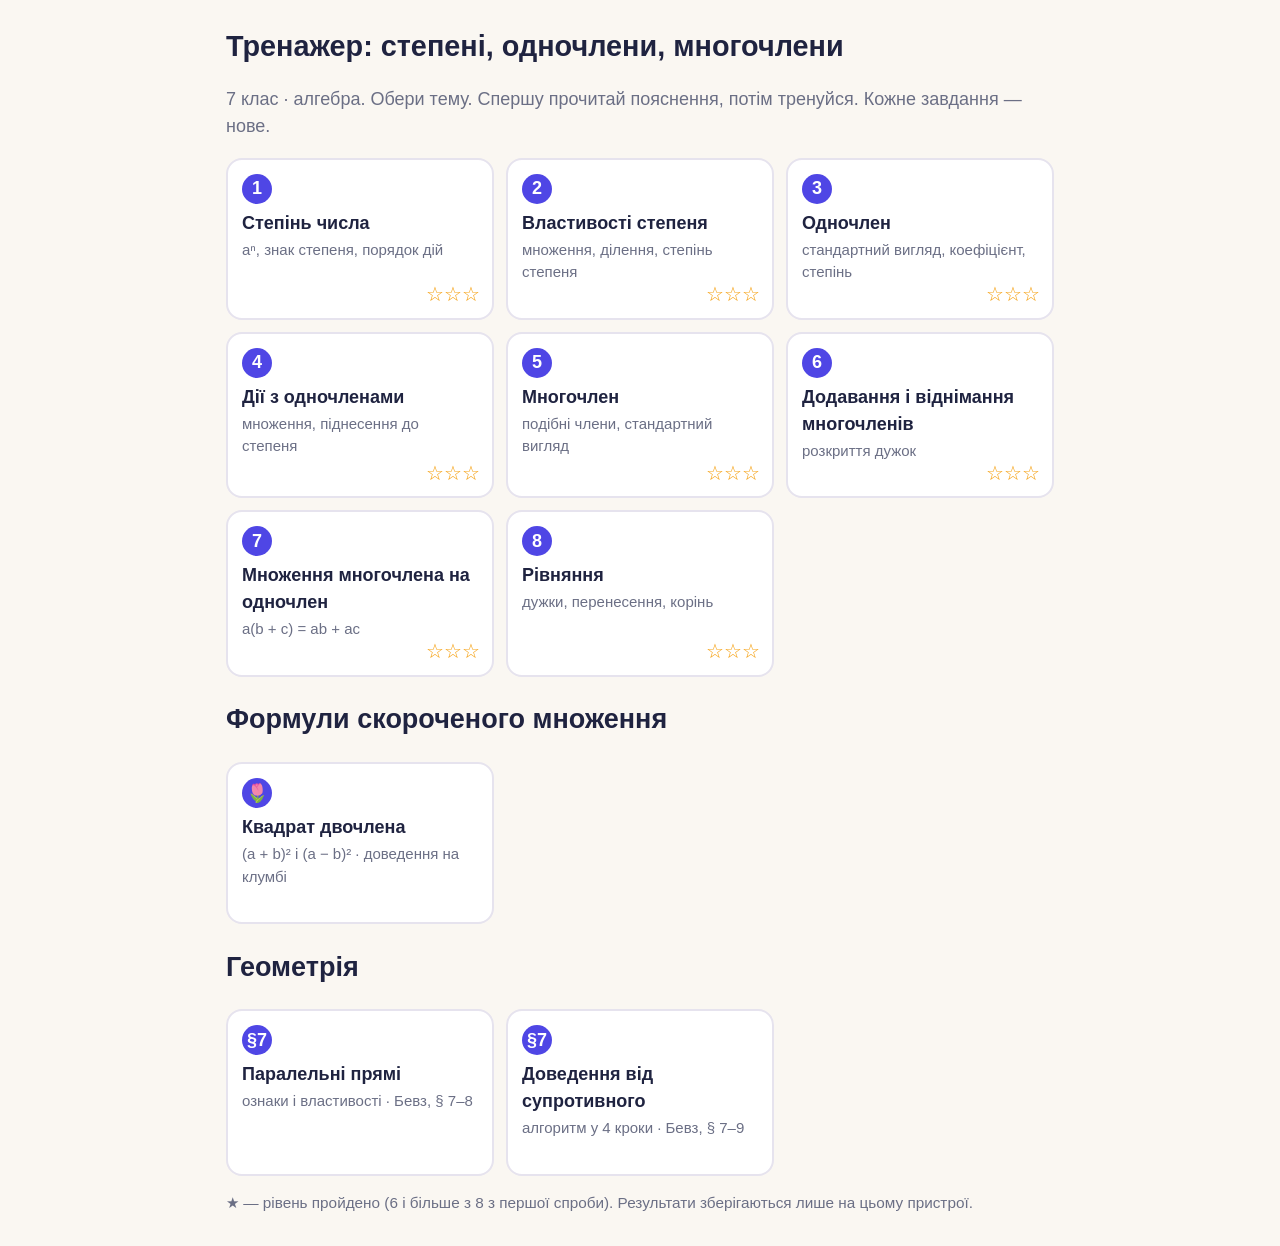
<file: index.html>
<!DOCTYPE html>
<html lang="uk"><head><meta charset="UTF-8"><meta name="viewport" content="width=device-width, initial-scale=1">
<title>Тренажер 7 клас: степені, одночлени, многочлени</title>
<style>:root{--bg:#faf7f2;--card:#fff;--ink:#1f2340;--muted:#6b6f85;--acc:#4f46e5;--accs:#e8e7ff;--ok:#16a34a;--bad:#dc2626;--gold:#f59e0b}
*{box-sizing:border-box}
body{margin:0;background:var(--bg);color:var(--ink);font:18px/1.5 "Segoe UI",Roboto,Arial,sans-serif}
#app{max-width:860px;margin:0 auto;padding:16px}
h1{font-size:1.6em;margin:.3em 0}.lead{color:var(--muted)}
.grid{display:grid;grid-template-columns:repeat(auto-fill,minmax(240px,1fr));gap:12px;margin-top:12px}
.topic{position:relative;text-align:left;background:var(--card);border:2px solid #e6e3ee;border-radius:16px;padding:14px 14px 34px;font:inherit;color:inherit;cursor:pointer;display:flex;flex-direction:column;gap:2px}
.topic:hover{border-color:var(--acc)}
.topic .no{background:var(--acc);color:#fff;border-radius:50%;width:30px;height:30px;display:grid;place-items:center;font-weight:700;margin-bottom:4px}
.topic small{color:var(--muted)}.stars{position:absolute;right:12px;bottom:8px;color:var(--gold);font-size:1.1em}
.foot{color:var(--muted);font-size:.85em;margin-top:16px}
.top{display:flex;align-items:center;gap:12px}.top h2{margin:.2em 0;font-size:1.3em}
button{font:inherit;border:0;border-radius:12px;padding:.5em .9em;background:#ecebf3;color:var(--ink);cursor:pointer}
button:hover{filter:brightness(.96)}
.back{background:transparent;color:var(--acc);font-weight:700;padding-left:0}
.tabs{display:flex;gap:8px;margin:10px 0}.tabs button.on{background:var(--acc);color:#fff}
.theory{background:var(--card);border-radius:16px;padding:6px 18px 14px;box-shadow:0 4px 18px rgba(31,35,64,.06)}
.theory h4{margin:1em 0 .3em;color:var(--acc)}
.big{font-size:1.35em;font-weight:700;background:var(--accs);border-radius:10px;padding:.3em .6em;display:inline-block}
.warn{background:#fff4e5;border-left:5px solid var(--gold);padding:.4em .7em;border-radius:8px}
details{background:#f5f4fa;border-radius:10px;padding:.4em .8em;margin:.5em 0}summary{cursor:pointer;font-weight:600;color:var(--acc)}
table.rules{border-collapse:collapse;width:100%;margin:.5em 0}table.rules td{border-bottom:1px solid #e6e3ee;padding:.45em .4em}table.rules td:first-child{font-weight:800;font-size:1.15em;white-space:nowrap}table.rules td:last-child{color:var(--acc);font-weight:700;white-space:nowrap}
.go{background:var(--acc);color:#fff;font-weight:700;margin-top:12px}
.lvls{display:flex;gap:8px;flex-wrap:wrap}.lvls button{font-weight:700}
.card{background:var(--card);border-radius:16px;padding:16px;margin-top:14px;box-shadow:0 4px 18px rgba(31,35,64,.06)}
.cnt{color:var(--muted);font-size:.85em}.q{font-size:1.35em;margin:.5em 0 .7em}
#inp{width:100%;font-size:1.4em;padding:.4em .6em;border:2px solid #d9d6e6;border-radius:12px;outline:none}#inp:focus{border-color:var(--acc)}
.kb{display:flex;flex-wrap:wrap;gap:6px;margin:8px 0}.kb button{min-width:46px;font-size:1.15em;font-weight:700;padding:.35em .6em}
.prev{color:var(--muted);min-height:1.4em}
.btns{display:flex;gap:8px;flex-wrap:wrap;align-items:center}.btns .go{margin-top:0}
.good{color:var(--ok);font-weight:700;font-size:1.15em;margin:.6em 0}
.bad{color:var(--bad);margin:.6em 0}.hint{background:#fff8e1;border-radius:10px;padding:.5em .8em;margin:.6em 0}
.sol{background:#eefbf2;border-radius:10px;padding:.5em .9em;margin:.6em 0}
.c0{color:#e11d48}.c1{color:#2563eb}.c2{color:#16a34a}.c3{color:#9333ea}
.u0,.u1,.u2,.u3{text-underline-offset:5px;text-decoration-thickness:2px;text-decoration-line:underline}.u1{text-decoration-style:double}.u2{text-decoration-style:wavy}.u3{text-decoration-style:dotted}
.viz{background:#fff;border:2px solid #eeeaf6;border-radius:12px;padding:10px 12px;margin:.6em 0;color:var(--ink)}
.ex{position:relative;font-size:1.3em;font-weight:700;padding-top:66px;white-space:nowrap;overflow-x:auto}
.ex svg{position:absolute;left:0;top:0;width:1px;height:1px;overflow:visible;pointer-events:none}
.ar{opacity:0;transition:opacity .4s}.ar.on{opacity:1}.res{font-size:1.3em;font-weight:700}
.ex2{font-size:1.3em;font-weight:700;line-height:2}
.grp{display:flex;flex-wrap:wrap;align-items:center;gap:4px;margin:4px 0}
.cube{display:inline-grid;place-items:center;width:1.8em;height:1.8em;border-radius:6px;font-weight:700;background:#e8e7ff;color:#4f46e5;border:2px solid #c7c4f5}
.cube.k1{background:#fff1e0;color:#c2410c;border-color:#fbd5a8}.cube.out{opacity:.35;text-decoration:line-through}
.frac{display:inline-flex;flex-direction:column}.frac>.grp+.grp{border-top:3px solid var(--ink);padding-top:4px}
@media(max-width:520px){body{font-size:16px}.q{font-size:1.2em}}
</style></head><body><div id="app"></div>
<script src="algebra.js"></script>
<script>// ===== Генератори =====
const GEN = {};
// T1 — степінь з натуральним показником
GEN.t1 = lvl => {
  const k = ri(1, 3);
  if (lvl === 1) {
    if (k === 1) {
      const [b, n] = pick([[2, ri(2, 6)], [3, ri(2, 4)], [ri(4, 9), 2], [ri(4, 5), 3], [10, ri(2, 5)], [ri(11, 15), 2]]); const v = b ** n;
      return { q: `Обчисліть: <b>${b}${sup(n)}</b>`, type: 'num', ans: v, steps: [`${b}${sup(n)} — це ${mult(n)} ${b}:`, `${Array(n).fill(b).join(' · ')} = <b>${v}</b>`], hint: 'aⁿ = a · a · … · a (n множників). Показник показує, скільки разів множимо.' };
    }
    if (k === 2) {
      const b = pick([2, 3, 5, 10]), n = ri(2, b === 2 ? 6 : 4), v = b ** n;
      return { q: `Знайдіть показник: <b>${b}<sup>?</sup> = ${v}</b>`, type: 'num', ans: n, steps: [`Множимо ${b} саме на себе, доки не отримаємо ${v}:`, `${Array(n).fill(b).join(' · ')} = ${v} — це ${mult(n)}`, `Отже, ${b}${sup(n)} = ${v}, показник <b>${n}</b>`], hint: 'Показник — скільки разів основа стоїть множником.' };
    }
    const n = ri(2, 3), b = ri(2, n === 2 ? 12 : 5), v = b ** n;
    return { q: `Яке натуральне число в ${n === 2 ? 'квадраті' : 'кубі'} дорівнює <b>${v}</b>?`, type: 'num', ans: b, steps: [`Шукаємо число, яке ${n === 2 ? 'двічі' : 'тричі'} множимо саме на себе:`, `${Array(n).fill(b).join(' · ')} = ${v}, отже відповідь <b>${b}</b>`], hint: n === 2 ? 'Згадай таблицю квадратів: 7² = 49, 8² = 64, 9² = 81…' : 'Куби: 2³ = 8, 3³ = 27, 4³ = 64, 5³ = 125.' };
  }
  if (lvl === 2) {
    if (k === 1) {
      const b = ri(2, 5), n = ri(2, b < 4 ? 5 : 3), v = (-b) ** n;
      return { q: `Обчисліть: <b>(−${b})${sup(n)}</b>`, type: 'num', ans: v, steps: [`(−${b})${sup(n)} = ${Array(n).fill('(−' + b + ')').join(' · ')}`, `Показник ${n % 2 ? 'непарний — результат від’ємний' : 'парний — результат додатний'}: <b>${sn(v)}</b>`], hint: 'Від’ємне число в парному степені — додатне, у непарному — від’ємне.' };
    }
    if (k === 2) {
      const b = ri(2, 6), n = ri(2, 3), v = -(b ** n);
      return { q: `Обчисліть: <b>−${b}${sup(n)}</b>`, type: 'num', ans: v, steps: [`Дужок немає — до степеня підносимо лише ${b}, а «мінус» лишається.`, `−${b}${sup(n)} = −(${Array(n).fill(b).join(' · ')}) = <b>${sn(v)}</b>`], hint: 'Без дужок мінус не підноситься до степеня: −3² = −9, а (−3)² = 9.' };
    }
    const c = pick([-5, -4, -3, -2, 2, 3, 4, 5]), b = pick([-3, -2, 2, 3]), n = ri(2, 4), v = c * b ** n;
    return { q: `Обчисліть: <b>${sn(c)} · ${pn(b)}${sup(n)}</b>`, type: 'num', ans: v, steps: [`Спершу степінь: ${pn(b)}${sup(n)} = ${sn(b ** n)}`, `${sn(c)} · ${pn(b ** n)} = <b>${sn(v)}</b>`], hint: 'Спершу степінь, потім множення. Знак визначай окремо.' };
  }
  if (k === 1) {
    const ts = Array.from({ length: ri(2, 3) }, () => {
      const b = pick([-3, -2, -1, 2, 3, 4, 5, 10]), n = b === -1 ? ri(5, 15) : ri(2, Math.abs(b) <= 3 ? 4 : 2), c = pick([1, 1, 2, 3]);
      return { b, n, c, v: c * b ** n };
    });
    const sg = ts.map((_, i) => (i ? pick([1, -1]) : 1)), op = i => (i ? (sg[i] > 0 ? ' + ' : ' − ') : '');
    const ans = ts.reduce((s, t, i) => s + sg[i] * t.v, 0);
    const steps = [`Спершу степені: ${ts.map(t => `${pn(t.b)}${sup(t.n)} = ${sn(t.b ** t.n)}`).join('; &nbsp; ')}`];
    if (ts.some(t => t.c > 1)) steps.push(`Потім множення: ${ts.filter(t => t.c > 1).map(t => `${t.c} · ${pn(t.b ** t.n)} = ${sn(t.v)}`).join('; &nbsp; ')}`);
    steps.push(`Додаємо і віднімаємо: ${ts.map((t, i) => op(i) + (i ? pn(t.v) : sn(t.v))).join('')} = <b>${sn(ans)}</b>`);
    return { q: `Обчисліть: <b>${ts.map((t, i) => op(i) + (t.c > 1 ? t.c + ' · ' : '') + pn(t.b) + sup(t.n)).join('')}</b>`, type: 'num', ans, steps, hint: 'Порядок дій: спершу степінь, потім множення, потім додавання і віднімання.' };
  }
  if (k === 2) {
    const x0 = pick([-3, -2, -1, 2, 3]);
    const T = shuffle([[nz(-4, 4), { x: 3 }], [nz(-5, 5), { x: 2 }], [nz(-9, 9), { x: 1 }], [nz(-9, 9), {}]]).slice(0, 3).sort(byDeg);
    const v = evalAt(T, 'x', x0);
    return { q: `Знайдіть значення виразу <b>${pretty(poly(T))}</b> при <b>x = ${sn(x0)}</b>`, type: 'num', ans: v,
      steps: [`Підставляємо ${pn(x0)} замість x і рахуємо кожен член:`, T.map(t => `${mf(t)} → ${t[1].x ? `${sn(t[0])} · ${pn(x0)}${sup(t[1].x)} = ` : ''}${sn(t[0] * x0 ** (t[1].x || 0))}`).join('; &nbsp; '), `Разом: <b>${sn(v)}</b>`],
      hint: 'Від’ємне число підставляй у дужках: (−2)² = 4, (−2)³ = −8.' };
  }
  const b = pick([-2, -3]), n = ri(2, b === -2 ? 6 : 4), v = b ** n;
  return { q: `Знайдіть показник: <b>${pn(b)}<sup>?</sup> = ${sn(v)}</b>`, type: 'num', ans: n, steps: [`За модулем: ${-b}${sup(n)} = ${Math.abs(v)}, отже показник ${n}.`, `Перевіряємо знак: показник ${n % 2 ? 'непарний — результат від’ємний' : 'парний — результат додатний'}, збігається. Відповідь: <b>${n}</b>`], hint: 'Спершу знайди показник без знаку, потім перевір знак за парністю.' };
};
// T2 — властивості степеня
GEN.t2 = lvl => {
  const x = pick(['x', 'y', 'a', 'b']), k = ri(1, 4);
  if (lvl >= 2 && k === 1) {
    const m = ri(2, 7), n = ri(2, 6), p = ri(2, 4), r = ri(2, 4);
    const f = pick([
      { q: `${x}${sup(m)} · ${x}<sup>?</sup> = ${x}${sup(m + n)}`, ans: n, st: `Показники додаються: ${m} + ? = ${m + n}, отже ? = <b>${n}</b>`, h: 'aᵐ · aⁿ = aᵐ⁺ⁿ' },
      { q: `${x}${sup(m + n)} : ${x}<sup>?</sup> = ${x}${sup(m)}`, ans: n, st: `Показники віднімаються: ${m + n} − ? = ${m}, отже ? = <b>${n}</b>`, h: 'aᵐ : aⁿ = aᵐ⁻ⁿ' },
      { q: `(${x}<sup>?</sup>)${sup(r)} = ${x}${sup(p * r)}`, ans: p, st: `Показники множаться: ? · ${r} = ${p * r}, отже ? = <b>${p}</b>`, h: '(aᵐ)ⁿ = aᵐⁿ' }
    ]);
    return { q: `Знайдіть пропущений показник: <b>${f.q}</b>`, type: 'num', ans: f.ans, steps: [f.st], hint: f.h };
  }
  if (lvl === 3 && k === 2) {
    const b = pick([2, 3, 5, 10]), r = ri(1, b === 2 ? 5 : 2), m = ri(4, 8), n = ri(2, 6), d = m + n - r;
    return { q: `Обчисліть зручним способом: <b>${b}${sup(m)} · ${b}${sup(n)} : ${b}${sup(d)}</b>`, type: 'num', ans: b ** r, steps: [`Не рахуємо кожен степінь — працюємо з показниками:`, `${b}<sup>${m}+${n}−${d}</sup> = ${b}${sup(r)} = <b>${b ** r}</b>`], hint: 'Спершу спрости за властивостями степеня, потім обчислюй.' };
  }
  if (lvl >= 2 && k === 3) {
    const t = lvl === 2 ? [pick([1, 2, 3]), { [x]: ri(2, 3) }] : [pick([-3, -2, 2, 3]), { x: ri(1, 3), y: ri(1, 2) }], n = ri(2, 3), r = tpow(t, n);
    return { q: `Піднесіть до степеня: <b>(${pretty(ms(t))})${sup(n)}</b>`, type: 'expr', std: 1, ans: ms(r), steps: [...powSteps(t, n), `Відповідь: <b>${mf(r)}</b>`], hint: '(ab)ⁿ = aⁿbⁿ — і число теж підносимо до степеня!' };
  }
  const H = { '*': 'aᵐ · aⁿ = aᵐ⁺ⁿ', '/': 'aᵐ : aⁿ = aᵐ⁻ⁿ', '^': '(aᵐ)ⁿ = aᵐⁿ' };
  let e = ri(2, 6), s = `${x}^${e}`, d = `${x}${sup(e)}`, viz = ''; const steps = [], used = new Set();
  for (let i = 0; i < lvl; i++) {
    const avail = ['*']; if (e >= 2) avail.push('/'); if (e <= 8) avail.push('^');
    const op = pick(avail); used.add(op);
    if (op === '*') { const m = ri(1, 6); viz = cubesHTML('*', x, e, m); s += `*${x}^${m}`; d += ` · ${x}${sup(m)}`; steps.push(`${x}${sup(e)} · ${x}${sup(m)} = ${x}${sup(e + m)} &nbsp; (додаємо: ${e} + ${m})`); e += m; }
    if (op === '/') { const m = ri(1, e - 1); viz = cubesHTML('/', x, e, m); s += `/${x}^${m}`; d += ` : ${x}${sup(m)}`; steps.push(`${x}${sup(e)} : ${x}${sup(m)} = ${x}${sup(e - m)} &nbsp; (віднімаємо: ${e} − ${m})`); e -= m; }
    if (op === '^') { const n = ri(2, 3); viz = cubesHTML('^', x, e, n); s = `(${s})^${n}`; d = `(${d})${sup(n)}`; steps.push(`(${x}${sup(e)})${sup(n)} = ${x}${sup(e * n)} &nbsp; (множимо: ${e} · ${n})`); e *= n; }
  }
  steps.push(`Відповідь: <b>${x}${sup(e)}</b>`);
  return { q: `Спростіть: <b>${d}</b>`, type: 'expr', std: 1, ans: `${x}^${e}`, steps, viz: lvl === 1 ? viz : '', hint: [...used].map(o => H[o]).join('; &nbsp; ') + (s.includes(`${x}^1`) ? `; &nbsp; ${x} = ${x}¹` : '') };
};
// T3 — стандартний вигляд одночлена
GEN.t3 = lvl => {
  const L = lvl === 1 ? pick([['x'], ['a'], ['x', 'y']]) : lvl === 2 ? pick([['x', 'y'], ['a', 'b']]) : ['x', 'y', pick(['a', 'b'])];
  let fs;
  do {
    fs = Array.from({ length: lvl === 1 ? 2 : lvl === 2 ? ri(2, 3) : ri(3, 4) }, () => rmono(L, ri(lvl === 1 ? 1 : 0, Math.min(2, L.length)), 3, lvl === 1 ? 2 : -6, 6));
  } while (fs.filter(t => Object.keys(t[1]).length).length < 2);
  const s = fs.map(mp).join('*'), r = fs.reduce(tmul), q = pretty(s), dg = Object.values(r[1]).reduce((a, b) => a + b, 0), u = Math.random();
  if (u < .2) return { q: `Знайдіть <b>степінь</b> одночлена <b>${q}</b>`, type: 'num', ans: dg, steps: [...prodSteps(fs), `Стандартний вигляд: ${mf(r)}`, `Степінь — сума показників усіх букв: <b>${dg}</b>`], hint: 'Степінь одночлена = сума показників букв. Число на степінь не впливає.' };
  if (u < .35 && lvl >= 2) return { q: `Запишіть одночлен <b>${q}</b> у стандартному вигляді і вкажіть його <b>коефіцієнт</b>`, type: 'num', ans: r[0], steps: [...prodSteps(fs), `Стандартний вигляд: ${mf(r)}, коефіцієнт <b>${sn(r[0])}</b>`], hint: 'Коефіцієнт — число перед буквами у стандартному вигляді. Не забудь знак!' };
  return { q: `Запишіть одночлен у стандартному вигляді: <b>${q}</b>`, type: 'expr', std: 1, ans: s, steps: [...prodSteps(fs), `Відповідь: <b>${mf(r)}</b>`], hint: 'Збери окремо числа, окремо кожну букву. Стандартний вигляд: спереду одне число, далі кожна буква один раз.' };
};
// T4 — множення і піднесення одночленів
GEN.t4 = lvl => {
  const L = lvl === 1 ? [pick(['x', 'a', 'y'])] : pick([['x', 'y'], ['a', 'b']]);
  const M = () => rmono(L, lvl === 1 ? 1 : ri(1, 2), 4, lvl === 1 ? 2 : -6, 6);
  const k = ri(1, lvl === 1 ? 2 : 3);
  if (k === 1) {
    const fs = Array.from({ length: lvl === 3 ? 3 : 2 }, M), r = fs.reduce(tmul), s = fs.map(mp).join('*');
    return { q: `Помножте одночлени: <b>${pretty(s)}</b>`, type: 'expr', std: 1, ans: s, steps: [...prodSteps(fs), `Відповідь: <b>${mf(r)}</b>`], hint: 'Числа множимо, показники однакових букв додаємо.' };
  }
  if (k === 2) {
    const t = [pick(lvl === 1 ? [1, 2, 3] : [-3, -2, -1, 2, 3]), M()[1]], n = ri(2, 3), r = tpow(t, n);
    if (lvl === 3) {
      const B = M(), R = tmul(r, B), s = `(${ms(t)})^${n}*${mp(B)}`;
      return { q: `Спростіть: <b>${pretty(s)}</b>`, type: 'expr', std: 1, ans: s, steps: [...powSteps(t, n), `= ${mf(r)}`, ...prodSteps([r, B]), `Відповідь: <b>${mf(R)}</b>`], hint: 'Спершу піднеси до степеня, потім помнож.' };
    }
    const s = `(${ms(t)})^${n}`;
    return { q: `Піднесіть одночлен до степеня: <b>${pretty(s)}</b>`, type: 'expr', std: 1, ans: s, steps: [...powSteps(t, n), `Відповідь: <b>${mf(r)}</b>`], hint: '(kaᵐbⁿ)ᵖ = kᵖ · aᵐᵖ · bⁿᵖ — число теж у степінь!' };
  }
  const A = M(), B = M(), C = tmul(A, B);
  const ls = Object.keys(C[1]).sort().map(x => (B[1][x] ? `${x}${sup(C[1][x])} : ${x}${sup(B[1][x])} = ${A[1][x] ? x + sup(A[1][x]) : '1'}` : `${x}${sup(C[1][x])} лишається`));
  return { q: `Знайдіть одночлен M: <b>M · ${pretty(mp(B))} = ${mf(C)}</b>`, type: 'expr', std: 1, ans: ms(A),
    steps: [`M = ${mf(C)} : ${pretty(mp(B))}`, `Числа: ${sn(C[0])} : ${pn(B[0])} = ${sn(A[0])}`, `Букви (показники віднімаємо): ${ls.join('; &nbsp; ')}`, `Відповідь: <b>M = ${mf(A)}</b>`],
    hint: 'Невідомий множник = добуток : відомий множник. При діленні показники віднімаємо.' };
};
// T5 — зведення подібних
GEN.t5 = lvl => {
  const pool = lvl === 1 ? pick([[{ x: 1 }, { y: 1 }], [{ a: 1 }, { b: 1 }], [{ x: 1 }, {}], [{ a: 1 }, {}]])
    : lvl === 2 ? pick([[{ x: 2 }, { x: 1 }, {}], [{ a: 2 }, { a: 1 }, {}], [{ x: 1 }, { y: 1 }, {}]])
    : shuffle([{ x: 1, y: 1 }, { x: 2 }, { y: 2 }, { x: 2, y: 1 }, { x: 1, y: 2 }, { x: 1 }, { y: 1 }]).slice(0, 3);
  let T;
  do { T = shuffle(pool.flatMap(v => Array.from({ length: ri(1, lvl === 2 ? 3 : 2) }, () => [nz(-9, 9), v]))); } while (T.length <= pool.length || !parse(poly(T)).size);
  const s = poly(T), p = parse(s), u = Math.random(), x = Object.keys(pool[0])[0], viz = likeHTML([{ op: '', br: 0, terms: T }]);
  if (lvl >= 2 && u < .25) return { q: `Зведіть подібні члени і знайдіть <b>степінь</b> многочлена: <b>${pretty(s)}</b>`, type: 'num', ans: pdeg(p), steps: [...likeSteps(T), `Після зведення: ${fmt(p)}`, `Степінь многочлена — найбільший зі степенів його членів: <b>${pdeg(p)}</b>`], viz, hint: 'Спершу звести подібні, потім шукати найбільший степінь члена.' };
  if (lvl === 2 && u < .45 && pool.every(v => Object.keys(v).every(y => y === x))) {
    const x0 = pick([-2, -1, 2, 3]), R = [...p].map(([k, c]) => [c, parseKey(k)]), v = evalAt(R, x, x0);
    return { q: `Спростіть вираз і знайдіть його значення при <b>${x} = ${sn(x0)}</b>: <b>${pretty(s)}</b>`, type: 'num', ans: v, steps: [...likeSteps(T), `Після зведення: ${fmt(p)}`, `Підставляємо ${x} = ${pn(x0)}: <b>${sn(v)}</b>`], viz, hint: 'Спершу звести подібні — рахувати стане набагато простіше.' };
  }
  return { q: `Зведіть подібні члени: <b>${pretty(s)}</b>`, type: 'expr', std: 1, ans: s, steps: [...likeSteps(T), `Відповідь: <b>${P(s)}</b>`], viz, hint: 'Подібні члени — з однаковою буквеною частиною. Складаємо їхні коефіцієнти. x² і x — не подібні!' };
};
// T6 — додавання і віднімання многочленів
GEN.t6 = lvl => {
  const pool = lvl === 1 ? pick([[{ x: 1 }, {}], [{ a: 1 }, { b: 1 }], [{ y: 1 }, {}]])
    : lvl === 2 ? pick([[{ x: 2 }, { x: 1 }, {}], [{ a: 2 }, { a: 1, b: 1 }, { b: 2 }]])
    : pick([[{ x: 3 }, { x: 2 }, { x: 1 }, {}], [{ x: 2 }, { x: 1, y: 1 }, { y: 2 }, {}]]);
  const R = () => shuffle(pool).slice(0, lvl === 1 ? 2 : ri(2, pool.length)).sort(byDeg).map(v => [nz(-8, 8), v]);
  const fin = (s, open) => [`= ${pretty(poly(open))}`, 'Зводимо подібні:', ...likeSteps(open), `Відповідь: <b>${P(s)}</b>`];
  if (lvl >= 2 && Math.random() < .3) {
    let A, B, f;
    do {
      A = R(); B = R();
      f = pick([
        { q: `M + (${pretty(poly(B))}) = ${pretty(poly(A))}`, s: `(${poly(A)})-(${poly(B)})`, m: 'M = A − B', open: [...A, ...neg(B)] },
        { q: `M − (${pretty(poly(B))}) = ${pretty(poly(A))}`, s: `(${poly(A)})+(${poly(B)})`, m: 'M = A + B', open: [...A, ...B] },
        { q: `(${pretty(poly(A))}) − M = ${pretty(poly(B))}`, s: `(${poly(A)})-(${poly(B)})`, m: 'M = A − B', open: [...A, ...neg(B)] }
      ]);
    } while (!parse(f.s).size);
    return { q: `Знайдіть многочлен M, якщо <b>${f.q}</b>`, type: 'expr', std: 1, ans: f.s, viz: likeHTML([{ op: '', br: 1, terms: A }, { op: ' &nbsp; і &nbsp; ', br: 1, terms: B }]), steps: [`Виражаємо M: M = ${pretty(f.s)}`, ...fin(f.s, f.open)], hint: 'Невідомий доданок = сума − відомий доданок; невідоме зменшуване = різниця + від’ємник; невідомий від’ємник = зменшуване − різниця.' };
  }
  let s, open, Ps, ops;
  do {
    Ps = Array.from({ length: lvl === 3 ? ri(2, 3) : 2 }, R); ops = Ps.map((_, i) => (i ? pick(lvl === 2 ? ['-', '-', '+'] : ['+', '-']) : '+'));
    s = Ps.map((p, i) => (i ? ops[i] : '') + `(${poly(p)})`).join('');
    open = Ps.flatMap((p, i) => (ops[i] === '-' ? neg(p) : p));
  } while (!parse(s).size);
  return { q: `Спростіть вираз: <b>${pretty(s)}</b>`, type: 'expr', std: 1, ans: s, viz: likeHTML(Ps.map((p, i) => ({ op: i ? (ops[i] === '-' ? ' − ' : ' + ') : '', br: 1, terms: p }))), steps: [`Розкриваємо дужки: перед «+» знаки лишаються, перед «−» змінюються на протилежні`, ...fin(s, open)], hint: 'Мінус перед дужками змінює знак КОЖНОГО члена в дужках.' };
};
// T7 — множення многочлена на одночлен
GEN.t7 = lvl => {
  const two = lvl === 2 && Math.random() < .4, x = two ? 'x' : pick(['x', 'a', 'y']);
  const K = () => (lvl === 1 ? [ri(2, 5), { [x]: 1 }] : two ? [nz(-5, 5), { x: 1, y: 1 }] : [nz(-5, 5), { [x]: ri(1, 2) }]);
  const Pn = n => shuffle(two ? [{ x: 1 }, { y: 1 }, {}] : [{ [x]: 2 }, { [x]: 1 }, {}]).slice(0, n).sort(byDeg).map(v => [nz(-6, 6), v]);
  const ex = (k, p) => p.map(t => tmul(k, t));
  const line = (k, p) => p.map(t => `${pretty(mp(k))} · ${pretty(mp(t))} = ${mf(tmul(k, t))}`).join('; &nbsp; ');
  if (lvl < 3) {
    const k = K(), p = Pn(lvl === 1 ? 2 : 3), s = `${ms(k)}(${poly(p)})`;
    return { q: `Виконайте множення: <b>${pretty(s)}</b>`, type: 'expr', std: 1, ans: s, viz: arrowsHTML([{ k, p }]), steps: [`Множимо ${mf(k)} на <b>кожен</b> член многочлена:`, line(k, p), `Відповідь: <b>${P(s)}</b>`], hint: k[0] < 0 ? 'Одночлен з мінусом змінює знак кожного члена.' : 'a(b + c) = ab + ac — множимо на кожен член.' };
  }
  let s, all, k1, k2, p1, p2, op;
  do {
    k1 = K(); k2 = [ri(1, 5), { [x]: ri(1, 2) }]; p1 = Pn(2); p2 = Pn(2); op = pick(['+', '-']);
    s = `${ms(k1)}(${poly(p1)})${op}${ms(k2)}(${poly(p2)})`;
    all = [...ex(k1, p1), ...(op === '-' ? neg(ex(k2, p2)) : ex(k2, p2))];
  } while (!parse(s).size || new Set(all.map(t => mkey(t[1]))).size === all.length);
  return { q: `Спростіть вираз: <b>${pretty(s)}</b>`, type: 'expr', std: 1, ans: s, viz: arrowsHTML([{ k: k1, p: p1 }, { neg: op === '-', k: k2, p: p2 }]),
    steps: [`Перші дужки: ${line(k1, p1)}`, `Другі дужки${op === '-' ? ' (перед ними «−», тож знаки потім змінимо)' : ''}: ${line(k2, p2)}`, `= ${pretty(poly(all))}`, 'Зводимо подібні:', ...likeSteps(all), `Відповідь: <b>${P(s)}</b>`],
    hint: 'Розкрий кожні дужки окремо, потім зведи подібні.' };
};

// T8 — рівняння, що зводяться до лінійних (корінь r задаємо наперед)
function eqTask(L, R, r, viz, sq) {
  const l = parse(L), rp = parse(R), co = (p, k) => p.get(k) || 0;
  const a = co(l, 'x1') - co(rp, 'x1'), c = co(rp, '') - co(l, ''), steps = [];
  if (/\(/.test(L + R)) steps.push(`Розкриваємо дужки${sq ? ' (x² взаємно знищуються)' : ''} і зводимо подібні: ${fmt(l)} = ${fmt(rp)}`);
  if (co(rp, 'x1') || co(l, '')) {
    const lt = [[co(l, 'x1'), { x: 1 }], [-co(rp, 'x1'), { x: 1 }]].filter(t => t[0]), rt = [[co(rp, ''), {}], [-co(l, ''), {}]].filter(t => t[0]);
    steps.push(`Члени з x — вліво, числа — вправо, змінюючи знак: ${pretty(poly(lt))} = ${pretty(poly(rt))}`);
    steps.push(`Зводимо: ${P(a + 'x')} = ${sn(c)}`);
  }
  steps.push(a === 1 ? `x = <b>${sn(r)}</b>` : `x = ${sn(c)} : ${pn(a)} = <b>${sn(r)}</b>`);
  steps.push(`Перевірка: підставляємо x = ${pn(r)} — ліва і права частини рівні ✔`);
  return { q: `Розв’яжіть рівняння: <b>${pretty(L)} = ${pretty(R)}</b>`, type: 'num', ans: r, steps, viz: viz || '',
    hint: 'Розкрий дужки → члени з x вліво, числа вправо (зі зміною знаку!) → зведи подібні → поділи на коефіцієнт при x.' };
}
GEN.t8 = lvl => {
  const r = nz(-9, 9), k = ri(1, 3), X = c => [c, { x: 1 }], N = c => [c, {}];
  const big = () => { let a; do { a = nz(-9, 9); } while (Math.abs(a) < 2); return a; };
  if (lvl === 1) {
    if (k === 1) { const a = nz(-9, 9), b = nz(-9, 9); return eqTask(poly([X(a), N(b)]), String(a * r + b), r); }
    if (k === 2) { const a = ri(2, 6), b = nz(-9, 9); return eqTask(`${a}(${poly([X(1), N(b)])})`, String(a * (r + b)), r, arrowsHTML([{ k: N(a), p: [X(1), N(b)] }])); }
    const a = big(); return eqTask(poly([X(a)]), String(a * r), r);
  }
  if (lvl === 2) {
    if (k === 1) {
      let a, c; do { a = nz(-9, 9); c = nz(-9, 9); } while (a === c);
      const b = nz(-9, 9), d = (a - c) * r + b, Lt = [X(a), N(b)], Rt = [X(c), N(d)].filter(t => t[0]);
      return eqTask(poly(Lt), poly(Rt), r, likeHTML([{ op: '', br: 0, terms: Lt }, { op: ' = ', br: 0, terms: Rt }]));
    }
    if (k === 2) {
      const neg = pick([true, false]), b = nz(-9, 9), d = nz(-9, 9); let a, c; do { a = ri(2, 7); c = ri(2, 5); } while (neg && a === c);
      const L = `${a}(${poly([X(1), N(b)])})${neg ? '-' : '+'}${c}(${poly([X(1), N(d)])})`;
      return eqTask(L, String(a * (r + b) + (neg ? -c : c) * (r + d)), r, arrowsHTML([{ k: N(a), p: [X(1), N(b)] }, { neg, k: N(c), p: [X(1), N(d)] }]));
    }
    let a, c; do { a = nz(-9, 9); c = nz(-9, 9); } while (a === c);
    const b = nz(-9, 9), d = nz(-9, 9), A = [X(a), N(b)], B = [X(c), N(d)];
    return eqTask(`(${poly(A)})-(${poly(B)})`, String((a - c) * r + b - d), r, likeHTML([{ op: '', br: 1, terms: A }, { op: ' − ', br: 1, terms: B }]));
  }
  if (k === 1) {
    let m, p, a, b; do { m = ri(1, 4); p = ri(1, 4); a = nz(-6, 6); b = nz(-6, 6); } while (m * a === p * b);
    const P1 = [X(p), N(a)], P2 = [X(m), N(b)];
    return eqTask(`${ms(X(m))}(${poly(P1)})-${ms(X(p))}(${poly(P2)})`, String((m * a - p * b) * r), r, arrowsHTML([{ k: X(m), p: P1 }, { neg: true, k: X(p), p: P2 }]), 1);
  }
  if (k === 2) {
    const q = ri(1, 3); let a, c; do { a = nz(-9, 9); c = nz(-9, 9); } while (a === c);
    const b = nz(-9, 9), d = nz(-9, 9), A = [[q, { x: 2 }], X(a), N(b)], B = [[q, { x: 2 }], X(c), N(d)];
    return eqTask(`(${poly(A)})-(${poly(B)})`, String((a - c) * r + b - d), r, likeHTML([{ op: '', br: 1, terms: A }, { op: ' − ', br: 1, terms: B }]), 1);
  }
  const m = ri(2, 5), a = nz(-6, 6);
  return eqTask(`${ms(X(m))}(${poly([X(1), N(a)])})-${ms([m, { x: 2 }])}`, String(m * a * r), r, arrowsHTML([{ k: X(m), p: [X(1), N(a)] }]), 1);
};

// ===== Теми і пояснення =====
const TOPICS = [
 { id: 't1', title: 'Степінь числа', sub: 'aⁿ, знак степеня, порядок дій', theory: `
  <p><b>Степінь</b> — коротший запис множення однакових множників:</p>
  <p class="big">2⁴ = 2 · 2 · 2 · 2 = 16</p>
  <p>2 — <b>основа</b> (що множимо), 4 — <b>показник</b> (скільки разів).</p>
  <h4>Запам'ятай</h4>
  <ul><li>a¹ = a; &nbsp; 1ⁿ = 1; &nbsp; 0ⁿ = 0</li>
  <li>Від’ємне число в <b>парному</b> степені — додатне: (−3)² = 9</li>
  <li>Від’ємне число в <b>непарному</b> степені — від’ємне: (−2)³ = −8</li>
  <li>Без дужок мінус не підноситься: −3² = −9</li></ul>
  <h4>Порядок дій</h4><p>Спершу степінь, потім множення і ділення, потім додавання і віднімання: 2 · 3² = 2 · 9 = 18.</p>
  <details><summary>Приклад: обчисліть (−1)⁵ + 2³</summary><p>(−1)⁵ = −1 (непарний показник), 2³ = 8. Разом: −1 + 8 = 7.</p></details>
  <p class="warn">Типова помилка: 2³ = 6. Ні! Це не 2 · 3, а 2 · 2 · 2 = 8.</p>` },
 { id: 't2', title: 'Властивості степеня', sub: 'множення, ділення, степінь степеня', theory: `
  <table class="rules"><tr><td>aᵐ · aⁿ = aᵐ⁺ⁿ</td><td>множимо — показники <b>додаємо</b></td><td>x³ · x⁴ = x⁷</td></tr>
  <tr><td>aᵐ : aⁿ = aᵐ⁻ⁿ</td><td>ділимо — показники <b>віднімаємо</b></td><td>y⁹ : y⁴ = y⁵</td></tr>
  <tr><td>(aᵐ)ⁿ = aᵐⁿ</td><td>степінь степеня — показники <b>множимо</b></td><td>(a²)³ = a⁶</td></tr>
  <tr><td>(ab)ⁿ = aⁿbⁿ</td><td>добуток у степені — кожен множник у степінь</td><td>(2x)³ = 8x³</td></tr></table>
  <h4>Подивись на кубиках: кожен кубик — один множник</h4>${cubesHTML('*', 'x', 3, 4, 1)}${cubesHTML('/', 'y', 5, 2, 1)}${cubesHTML('^', 'a', 2, 3, 1)}
  <details><summary>Приклад: (−2a²)³</summary><p>(−2)³ = −8, (a²)³ = a⁶. Відповідь: −8a⁶.</p></details>
  <p class="warn">Типові помилки: x³ · x⁴ = x¹² (множити показники не треба!); (2x)³ = 2x³ (число теж у степінь: 8x³).</p>` },
 { id: 't3', title: 'Одночлен', sub: 'стандартний вигляд, коефіцієнт, степінь', theory: `
  <p><b>Одночлен</b> — добуток чисел, букв і їхніх степенів: 3a²b, −x, 5, 2x · 4y.</p>
  <p><b>Стандартний вигляд:</b> спереду одне число (коефіцієнт), далі кожна буква <b>один раз</b> зі своїм показником: <b>−6x³y²</b>.</p>
  <h4>Як звести до стандартного вигляду</h4>
  <ol><li>Перемножити всі числа.</li><li>Перемножити однакові букви (показники додати).</li></ol>
  <details><summary>Приклад: 3x²y · (−2xy) · 4y</summary><p>Числа: 3 · (−2) · 4 = −24. x: x² · x = x³. y: y · y · y = y³. Відповідь: −24x³y³.</p></details>
  <p><b>Степінь одночлена</b> — сума показників усіх букв: у 5a³b² степінь 3 + 2 = 5.</p>
  <p class="warn">Коефіцієнт 1 не пишемо: 1x = x, −1x = −x.</p>` },
 { id: 't4', title: 'Дії з одночленами', sub: 'множення, піднесення до степеня', theory: `
  <h4>Множення одночленів</h4><p>Числа множимо з числами, однакові букви — з однаковими:</p>
  <p class="big">(−2x²y) · (3xy³) = −6x³y⁴</p>
  <details><summary>Крок за кроком</summary><p>1) (−2) · 3 = −6. 2) x² · x = x³. 3) y · y³ = y⁴. Відповідь: −6x³y⁴.</p></details>
  <h4>Піднесення одночлена до степеня</h4><p>Кожен множник — у степінь: число, кожна буква.</p>
  <p class="big">(−2a³b)² = 4a⁶b²</p>
  <details><summary>Крок за кроком</summary><p>(−2)² = 4; (a³)² = a⁶; b² = b². Відповідь: 4a⁶b².</p></details>
  <p class="warn">Типова помилка: (3x²)² = 3x⁴. Ні! Число теж підносимо: 9x⁴.</p>` },
 { id: 't5', title: 'Многочлен', sub: 'подібні члени, стандартний вигляд', theory: `
  <p><b>Многочлен</b> — сума одночленів: 3x² − 5x + 7. Кожен доданок — <b>член</b> многочлена.</p>
  <p><b>Подібні члени</b> — з однаковою буквеною частиною: 5x і −2x; 3a²b і a²b. А x² і x — <b>не</b> подібні!</p>
  <h4>Зведення подібних</h4><p>Складаємо коефіцієнти, буквену частину переписуємо:</p>
  ${likeHTML([{ op: '', br: 0, terms: [[5, { x: 1 }], [-3, { y: 1 }], [2, { x: 1 }], [-1, { y: 1 }]] }])}
  <p>Червоні (x): 5 + 2 = 7 → 7x. &nbsp; Сині (y): −3 − 1 = −4 → −4y.</p><p class="big">5x − 3y + 2x − y = 7x − 4y</p>
  <p><b>Степінь многочлена</b> (у стандартному вигляді) — найбільший степінь його членів: у x³ + 2x − 5 степінь 3.</p>
  <p class="warn">Порада: підкреслюй подібні однаково (x² — однією рискою, x — двома) — так нічого не загубиш.</p>` },
 { id: 't6', title: 'Додавання і віднімання многочленів', sub: 'розкриття дужок', theory: `
  <h4>Додавання</h4><p>Перед дужками «+» — розкриваємо, знаки <b>не</b> змінюємо, зводимо подібні:</p>
  <p class="big">(3x + 5) + (2x − 8) = 3x + 5 + 2x − 8 = 5x − 3</p>
  <h4>Віднімання</h4><p>Перед дужками «−» — розкриваємо і <b>змінюємо знак кожного</b> члена в дужках:</p>
  <p class="big">(4a² − a) − (a² + 3a) = 4a² − a − a² − 3a = 3a² − 4a</p>
  <details><summary>Ще приклад: (2x² + x) − (x² − 3x + 2)</summary>${likeHTML([{ op: '', br: 1, terms: [[2, { x: 2 }], [1, { x: 1 }]] }, { op: ' − ', br: 1, terms: [[1, { x: 2 }], [-3, { x: 1 }], [2, {}]] }])}<p>= 2x² + x − x² + 3x − 2 = x² + 4x − 2. Зверни увагу: −(−3x) = +3x, −(+2) = −2.</p></details>
  <p class="warn">Найчастіша помилка: змінили знак лише першого члена в дужках. Мінус діє на ВСІ члени!</p>` },
 { id: 't7', title: 'Множення многочлена на одночлен', sub: 'a(b + c) = ab + ac', theory: `
  <p>Щоб помножити многочлен на одночлен, множимо одночлен на <b>кожен</b> член многочлена і додаємо:</p>
  ${arrowsHTML([{ k: [2, { a: 1 }], p: [[3, { a: 2 }], [-4, { a: 1 }], [1, {}]] }], 1)}
  <h4>Одночлен з мінусом</h4><p>Змінює знак кожного члена: −5x(x² − 3x + 2) = −5x³ + 15x² − 10x.</p>
  <h4>Спрощення виразів</h4><p>Розкриваємо всі дужки, потім зводимо подібні:</p>
  ${arrowsHTML([{ k: [4, { y: 1 }], p: [[1, { y: 1 }], [-2, {}]] }, { neg: true, k: [1, { y: 1 }], p: [[3, { y: 1 }], [1, {}]] }], 1)}
  <p>Зводимо подібні: 4y² − 3y² = y², &nbsp; −8y − y = −9y. Відповідь: <b>y² − 9y</b></p>
  <p class="warn">Типова помилка: 2x(x − 3) = 2x² − 3. Забули помножити на 2x друге число: правильно 2x² − 6x.</p>` },
 { id: 't8', title: 'Рівняння', sub: 'дужки, перенесення, корінь', theory: `
  <p><b>Рівняння</b> — рівність з невідомим x. <b>Корінь</b> — число, яке робить рівність правильною.</p>
  <p class="big">2x + 3 = 11 &nbsp;→&nbsp; x = 4</p><p>Перевірка: 2 · 4 + 3 = 11 ✔</p>
  <h4>План розв’язання</h4>
  <ol><li>Розкрити дужки.</li><li>Члени з x перенести вліво, числа — вправо. <b>Переносимо через «=» — змінюємо знак!</b></li><li>Звести подібні: вийде ax = b.</li><li>Поділити на коефіцієнт: x = b : a.</li></ol>
  <h4>Приклад з дужками: 2(x − 3) = x + 4</h4>
  ${arrowsHTML([{ k: [2, {}], p: [[1, { x: 1 }], [-3, {}]] }], 1)}
  <p>2x − 6 = x + 4 &nbsp;→&nbsp; 2x − x = 4 + 6 &nbsp;→&nbsp; <b>x = 10</b></p>
  <h4>Коли x² зникає: x(x + 5) − x(x − 3) = 16</h4>
  ${arrowsHTML([{ k: [1, { x: 1 }], p: [[1, { x: 1 }], [5, {}]] }, { neg: true, k: [1, { x: 1 }], p: [[1, { x: 1 }], [-3, {}]] }], 1)}
  <p>x² − x² = 0, лишається 5x + 3x = 16 &nbsp;→&nbsp; 8x = 16 &nbsp;→&nbsp; <b>x = 2</b></p>
  <p class="warn">Типова помилка: перенесли число і забули змінити знак. x + 5 = 9 → x = 9 + 5? Ні! x = 9 − 5 = 4.</p>` }
];

// ===== Стан і UI =====
const $ = s => document.querySelector(s);
let store = {}; try { store = JSON.parse(localStorage.getItem('tr7') || '{}'); } catch (e) {}
const save = () => { try { localStorage.setItem('tr7', JSON.stringify(store)); } catch (e) {} };
let cur = null, lvl = 1, task = null, n = 0, score = 0, tries = 0, done = false, seen = new Set();
const ROUND = 8;

function home() {
  cur = null;
  $('#app').innerHTML = `<h1>Тренажер: степені, одночлени, многочлени</h1><p class="lead">7 клас · алгебра. Обери тему. Спершу прочитай пояснення, потім тренуйся. Кожне завдання — нове.</p>
  <div class="grid">${TOPICS.map((t, i) => { const b = store[t.id] || {}; const st = [1, 2, 3].map(l => b[l] >= 6 ? '★' : '☆').join(''); return `<button class="topic" onclick="openT(${i})"><span class="no">${i + 1}</span><b>${t.title}</b><small>${t.sub}</small><span class="stars" title="рівні 1–3">${st}</span></button>`; }).join('')}</div>
  <h2>Формули скороченого множення</h2><div class="grid"><a class="topic" href="7-klas/kvadrat-dvochlena/" style="text-decoration:none"><span class="no">🌷</span><b>Квадрат двочлена</b><small>(a + b)² і (a − b)² · доведення на клумбі</small></a></div>
  <h2>Геометрія</h2><div class="grid"><a class="topic" href="7-klas/paralelni-priami/" style="text-decoration:none"><span class="no">§7</span><b>Паралельні прямі</b><small>ознаки і властивості · Бевз, § 7–8</small></a><a class="topic" href="7-klas/vid-suprotyvnoho/" style="text-decoration:none"><span class="no">§7</span><b>Доведення від супротивного</b><small>алгоритм у 4 кроки · Бевз, § 7–9</small></a></div>
  <p class="foot">★ — рівень пройдено (6 і більше з 8 з першої спроби). Результати зберігаються лише на цьому пристрої.</p>`;
}
function openT(i, tab = 'th') {
  cur = TOPICS[i];
  $('#app').innerHTML = `<div class="top"><button class="back" onclick="home()">← Теми</button><h2>${i + 1}. ${cur.title}</h2></div>
  <div class="tabs"><button id="tbT" onclick="openT(${i},'th')">📖 Пояснення</button><button id="tbP" onclick="openT(${i},'pr')">✏️ Тренування</button></div><div id="pane"></div>`;
  $(tab === 'th' ? '#tbT' : '#tbP').classList.add('on');
  if (tab === 'th') $('#pane').innerHTML = `<div class="theory">${cur.theory}</div><button class="go" onclick="openT(${i},'pr')">Тренуватися →</button>`;
  else $('#pane').innerHTML = `<p>Обери рівень:</p><div class="lvls">${[1, 2, 3].map(l => `<button onclick="start(${l})">${['', 'Легко', 'Середньо', 'Складніше'][l]}</button>`).join('')}</div><div id="game"></div>`;
}
function start(l) { lvl = l; n = 0; score = 0; seen = new Set(); next(); }
function next() {
  if (n >= ROUND) return finish();
  n++; tries = 0; done = false;
  do { task = GEN[cur.id](lvl); } while (seen.has(task.q)); // без повторів у раунді
  seen.add(task.q);
  const kb = task.type === 'num' ? ['−', '⌫'] : ['x', 'y', 'a', 'b', '²', '³', '^', '(', ')', '+', '−', '⌫'];
  $('#game').innerHTML = `<div class="card"><div class="cnt">Завдання ${n} з ${ROUND} · рівень ${lvl} · правильно: ${score}</div>
   <div class="q">${task.q}</div>
   <input id="inp" autocomplete="off" autocapitalize="off" spellcheck="false" inputmode="${task.type === 'num' ? 'numeric' : 'text'}" placeholder="${task.type === 'num' ? 'Число' : 'Наприклад: 6x^2y − 3x'}">
   <div class="kb">${kb.map(k => `<button onclick="key('${k}')">${k}</button>`).join('')}</div>
   <div class="prev" id="prev"></div>
   <div class="btns"><button class="go" onclick="check()">Перевірити</button><button onclick="hint()">💡 Підказка</button><button id="solB" onclick="sol()" style="display:none">Показати розв’язання</button></div>
   <div id="fb"></div></div>`;
  const inp = $('#inp'); inp.focus();
  inp.addEventListener('input', preview); inp.addEventListener('keydown', e => { if (e.key === 'Enter') check(); });
}
function key(k) {
  const inp = $('#inp'); const s = inp.selectionStart ?? inp.value.length, e = inp.selectionEnd ?? s;
  if (k === '⌫') { if (s === e && s > 0) { inp.value = inp.value.slice(0, s - 1) + inp.value.slice(e); inp.setSelectionRange(s - 1, s - 1); } else { inp.value = inp.value.slice(0, s) + inp.value.slice(e); inp.setSelectionRange(s, s); } }
  else { const t = k === '−' ? '-' : k; inp.value = inp.value.slice(0, s) + t + inp.value.slice(e); inp.setSelectionRange(s + t.length, s + t.length); }
  inp.focus(); preview();
}
function preview() { const v = $('#inp').value; $('#prev').textContent = v ? 'Ти пишеш: ' + pretty(normalize(v)) : ''; }
function hint() { $('#fb').innerHTML = `<div class="hint">💡 ${task.hint}${task.viz || ''}</div>`; $('#fb').querySelectorAll('.arcs').forEach(r => drawArcs(r, 99)); }
function sol() { done = true; $('#fb').innerHTML = `<div class="sol"><b>Розв’язання:</b><ol>${task.steps.map(s => `<li>${s}</li>`).join('')}</ol><button class="go" onclick="next()">Далі →</button></div>`; }
function check() {
  if (done) return next();
  const v = $('#inp').value; if (!v.trim()) return;
  let ok = false, msg = '';
  try {
    const p = parse(v);
    if (task.type === 'num') { const val = p.size === 0 ? 0 : (p.size === 1 && p.has('') ? p.get('') : NaN); ok = val === task.ans; if (!ok && !isNaN(val)) msg = 'Неправильно. Перевір обчислення.'; if (isNaN(val)) msg = 'Тут відповідь — число.'; }
    else {
      const a = parse(task.ans);
      if (peq(p, a)) { if (task.std && !isStandard(v)) msg = 'Майже! Відповідь рівна, але запиши її у <b>стандартному вигляді</b>: без дужок, подібні зведені, кожен одночлен — одне число й букви.'; else ok = true; }
      else {
        const ks = [...a.keys()], same = ks.length === p.size && ks.every(k => p.has(k));
        if (same && ks.every(k => Math.abs(p.get(k)) === Math.abs(a.get(k)))) msg = 'Майже! Перевір <b>знаки</b>.';
        else if (same) msg = 'Букви й показники правильні, перевір <b>числа</b> (коефіцієнти).';
        else msg = 'Неправильно. Перевір показники степенів і подібні члени.';
      }
    }
  } catch (e) { msg = '⚠️ ' + e.message + '. Приклад запису: 3x^2y − 5x + 1'; $('#fb').innerHTML = `<div class="bad">${msg}</div>`; return; }
  if (ok) { done = true; if (tries === 0) score++; $('#fb').innerHTML = `<div class="good">✅ Правильно! ${tries === 0 ? 'З першої спроби!' : ''}</div><button class="go" onclick="next()">Далі →</button>`; return; }
  tries++; $('#fb').innerHTML = `<div class="bad">${msg}</div>`; if (tries >= 2) $('#solB').style.display = '';
}
function finish() {
  const b = store[cur.id] || {}; b[lvl] = Math.max(b[lvl] || 0, score); store[cur.id] = b; save();
  const txt = score >= 7 ? 'Чудово! Можна переходити на наступний рівень.' : score >= 5 ? 'Добре! Пройди ще раз — і буде відмінно.' : 'Перечитай пояснення і спробуй ще раз — у тебе вийде!';
  $('#game').innerHTML = `<div class="card"><div class="q">Результат: ${score} з ${ROUND}</div><p>${txt}</p><div class="btns"><button class="go" onclick="start(${lvl})">Ще раз</button>${lvl < 3 ? `<button onclick="start(${lvl + 1})">Рівень ${lvl + 1} →</button>` : ''}<button onclick="home()">До тем</button></div></div>`;
}
home();
</script></body></html>
</file>
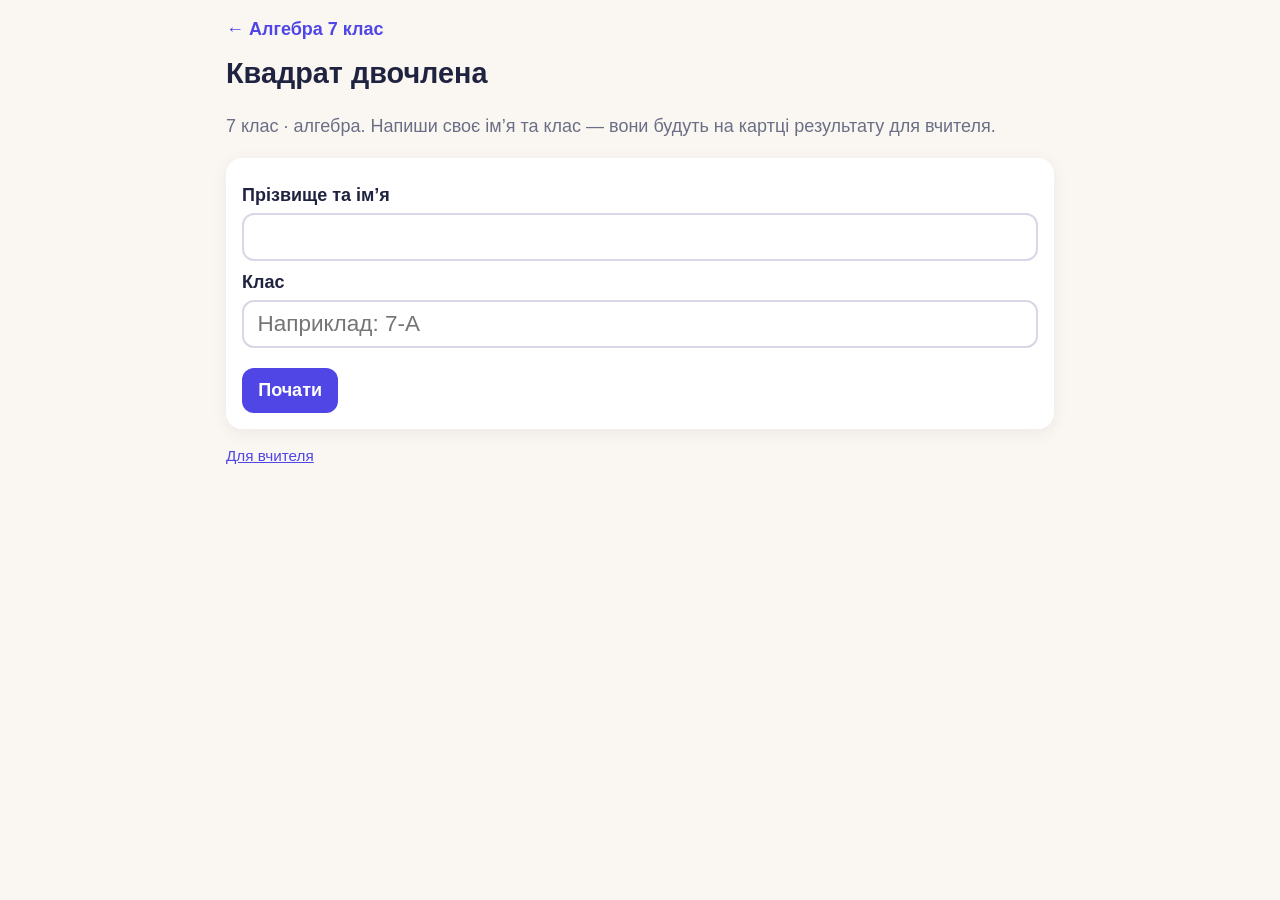
<file: 7-klas/kvadrat-dvochlena/index.html>
<!DOCTYPE html>
<html lang="uk"><head><meta charset="UTF-8"><meta name="viewport" content="width=device-width, initial-scale=1">
<title>Квадрат двочлена · 7 клас</title>
<style>:root{--bg:#faf7f2;--card:#fff;--ink:#1f2340;--muted:#6b6f85;--acc:#4f46e5;--accs:#e8e7ff;--ok:#16a34a;--bad:#dc2626;--gold:#f59e0b}
*{box-sizing:border-box}
body{margin:0;background:var(--bg);color:var(--ink);font:18px/1.5 "Segoe UI",Roboto,Arial,sans-serif}
#app{max-width:860px;margin:0 auto;padding:16px}
h1{font-size:1.6em;margin:.3em 0}.lead{color:var(--muted)}
.grid{display:grid;grid-template-columns:repeat(auto-fill,minmax(240px,1fr));gap:12px;margin-top:12px}
.topic{position:relative;text-align:left;background:var(--card);border:2px solid #e6e3ee;border-radius:16px;padding:14px 14px 34px;font:inherit;color:inherit;cursor:pointer;display:flex;flex-direction:column;gap:2px}
.topic:hover{border-color:var(--acc)}.topic:disabled{opacity:.55;cursor:default}.topic:disabled:hover{border-color:#e6e3ee}
.topic .no{background:var(--acc);color:#fff;border-radius:50%;width:30px;height:30px;display:grid;place-items:center;font-weight:700;margin-bottom:4px}
.topic small{color:var(--muted)}.stars{position:absolute;right:12px;bottom:8px;color:var(--gold);font-size:1.1em}
.foot{color:var(--muted);font-size:.85em;margin-top:16px}.foot a{color:var(--acc)}
.top{display:flex;align-items:center;gap:12px}.top h2{margin:.2em 0;font-size:1.3em}
button{font:inherit;border:0;border-radius:12px;padding:.5em .9em;background:#ecebf3;color:var(--ink);cursor:pointer}
button:hover{filter:brightness(.96)}
.back{background:transparent;color:var(--acc);font-weight:700;padding-left:0;text-decoration:none;display:inline-block}
.link{background:transparent;color:var(--acc);padding:0 .2em;text-decoration:underline}
.go{background:var(--acc);color:#fff;font-weight:700;margin-top:12px}
.card{background:var(--card);border-radius:16px;padding:16px;margin-top:14px;box-shadow:0 4px 18px rgba(31,35,64,.06)}
.cnt{color:var(--muted);font-size:.85em}.q{font-size:1.25em;margin:.3em 0 .6em}
.btns{display:flex;gap:8px;flex-wrap:wrap;align-items:center;margin-top:10px}.btns .go{margin-top:0}
.good{color:var(--ok);font-weight:700;font-size:1.15em;margin:.6em 0}
.bad{color:var(--bad);margin:.6em 0}.hint{background:#fff8e1;border-radius:10px;padding:.5em .8em;margin:.6em 0}
.sol{background:#eefbf2;border-radius:10px;padding:.5em .9em;margin:.6em 0}.sol ol{margin:.3em 0;padding-left:1.3em}
.opts{display:grid;grid-template-columns:repeat(auto-fill,minmax(200px,1fr));gap:8px;margin-top:10px}.opts button{font-weight:700;padding:.75em .9em;min-height:52px}
.pills{display:flex;gap:6px;flex-wrap:wrap;margin:10px 0}.pills button{padding:.35em .7em;font-weight:700}.pills .on{outline:3px solid var(--acc)}.pills .ok{background:#dcfce7;color:var(--ok)}
.inp{width:100%;font-size:1.25em;padding:.4em .6em;border:2px solid #d9d6e6;border-radius:12px;outline:none;margin-top:4px}.inp:focus{border-color:var(--acc)}
label.fld{display:block;margin:8px 0;font-weight:700}
.kb{display:flex;flex-wrap:wrap;gap:6px;margin:8px 0}.kb button{min-width:46px;font-size:1.15em;font-weight:700;padding:.35em .6em}
.prev{color:var(--muted);min-height:1.4em}
.intro{background:var(--card);border-radius:16px;padding:6px 16px 12px;margin-top:10px;box-shadow:0 4px 18px rgba(31,35,64,.06)}
.big{font-size:1.35em;font-weight:700;background:var(--accs);border-radius:10px;padding:.3em .6em;display:inline-block}
.fig{width:100%;max-width:420px;height:auto;display:block;background:#fff;border:2px solid #eeeaf6;border-radius:12px;margin:6px auto}
.fig .fl{font-size:30px;text-anchor:middle;dominant-baseline:central}
.fig .zl{font:800 34px sans-serif;text-anchor:middle;dominant-baseline:central;fill:var(--ink)}
.fig .sd{font:700 24px sans-serif;text-anchor:middle;dominant-baseline:central;fill:var(--acc)}
.fr{color:#e11d48;font-weight:700}.fd{color:#b45309;font-weight:700}.ft{color:#9333ea;font-weight:700}
.line{min-height:56px;border:2px dashed #d9d6e6;border-radius:12px;padding:6px;display:flex;flex-wrap:wrap;gap:6px;align-items:center;margin:8px 0}
.tiles{display:flex;flex-wrap:wrap;gap:6px}.tiles button,.line button{font-weight:700;background:#fff;border:2px solid #c7c4f5}
.video{position:relative;padding-top:56.25%;margin:10px 0;border-radius:12px;overflow:hidden;background:#000}.video iframe{position:absolute;inset:0;width:100%;height:100%;border:0}
.rcard{border:3px solid var(--acc);border-radius:16px;padding:16px;background:#fff}.rcard .big{font-size:1.6em;font-weight:800;background:none;padding:0}
.code{font:700 1.3em ui-monospace,monospace;letter-spacing:.05em;white-space:nowrap;background:var(--accs);border-radius:8px;padding:.1em .4em}
.c0{color:#e11d48}.c1{color:#2563eb}.c2{color:#16a34a}.c3{color:#9333ea}
.viz{background:#fff;border:2px solid #eeeaf6;border-radius:12px;padding:10px 12px;margin:.6em 0;color:var(--ink)}
.ex{position:relative;font-size:1.3em;font-weight:700;padding-top:66px;white-space:nowrap;overflow-x:auto}
.ex svg{position:absolute;left:0;top:0;width:1px;height:1px;overflow:visible;pointer-events:none}
.ar{opacity:0;transition:opacity .4s}.ar.on{opacity:1}.res{font-size:1.3em;font-weight:700}
</style></head><body><div id="app"></div>
<script src="../../algebra.js"></script>
<script>
// ===== Клумба (a + b) × (a + b): троянди a², ромашки 2ab, тюльпани b² =====
// o: { hl: ['r','d','t'] — які ділянки яскраві, letters — підписи a, b замість чисел }
function bed(a, b, o = {}) {
  const c = 260 / (a + b), X = 46, Y = 46, FL = { r: '🌹', d: '🌼', t: '🌷' }, FILL = { r: '#ffe4e6', d: '#fef3c7', t: '#f3e8ff' }, NAME = { r: 'a²', d: 'ab', t: 'b²' };
  const zones = [['r', 0, 0, a, a], ['d', a, 0, b, a], ['d', 0, a, a, b], ['t', a, a, b, b]];
  let s = `<svg class="fig" viewBox="0 0 320 320" role="img" aria-label="Квадратна клумба зі стороною ${o.letters ? 'a + b' : a + ' + ' + b}">`;
  zones.forEach(([k, x, y, w, h]) => {
    const on = !o.hl || o.hl.includes(k), op = on ? 1 : 0.3;
    s += `<rect x="${X + x * c}" y="${Y + y * c}" width="${w * c}" height="${h * c}" fill="${FILL[k]}" opacity="${op}" stroke="#1f2340" stroke-width="3"/>`;
    if (o.letters) s += `<text class="zl" x="${X + (x + w / 2) * c}" y="${Y + (y + h / 2) * c}" opacity="${op}">${NAME[k]}</text>`;
    else for (let i = 0; i < w; i++) for (let j = 0; j < h; j++) s += `<text class="fl" x="${X + (x + i + 0.5) * c}" y="${Y + (y + j + 0.5) * c}" opacity="${op}">${FL[k]}</text>`;
  });
  const [la, lb] = o.letters ? ['a', 'b'] : [a, b];
  s += `<text class="sd" x="${X + a * c / 2}" y="24">${la}</text><text class="sd" x="${X + (a + b / 2) * c}" y="24">${lb}</text>`;
  s += `<text class="sd" x="22" y="${Y + a * c / 2}">${la}</text><text class="sd" x="22" y="${Y + (a + b / 2) * c}">${lb}</text>`;
  return s + '</svg>';
}

// ===== Генератор прикладів =====
// Вираз (перший ± другий)²; F, S — одночлени [коефіцієнт, {буква: показник}], sg — знак
function sqTask(F, S, sg) {
  const ans = `(${ms(F)}${sg < 0 ? '-' : '+'}${ms(S)})^2`, F2 = tpow(F, 2), S2 = tpow(S, 2), FS = tmul(F, S), M = tmul([2 * sg, {}], FS);
  return { F, S, sg, ans, F2, S2, M, FS,
    hints: [`${sg > 0 ? '(a + b)² = a² + 2ab + b²' : '(a − b)² = a² − 2ab + b²'}. Тут перший = <span class="fr">${mf(F)}</span>, другий = <span class="ft">${mf(S)}</span>.`,
      `Квадрат першого: (${mf(F)})² = ${mf(F2)}. Далі — подвоєний добуток і квадрат другого.`],
    sol: `<ol><li>Квадрат першого: (${mf(F)})² = <span class="fr">${mf(F2)}</span></li><li>${sg > 0 ? 'Плюс' : 'Мінус'} подвоєний добуток: 2 · ${mf(F)} · ${mf(S)} = <span class="fd">${mf(tmul([2, {}], FS))}</span></li><li>Плюс квадрат другого: (${mf(S)})² = <span class="ft">${mf(S2)}</span></li></ol>Відповідь: <b>${P(ans)}</b>` };
}
const LET = () => pick(['x', 'y', 'a', 'b']);
function gen(type) {
  if (type === 'num') {
    const base = pick([20, 30, 40, 50, 60, 70, 80, 90, 100]), d = pick([1, 2, -1, -2]), n = base + d, D = Math.abs(d), op = d > 0 ? '+' : '−';
    return { kind: 'num', q: `Обчисліть зручно за формулою: <b>${n}²</b>`, a: n * n,
      wrong: v => (v === base * base + d * d ? 'Ти пропустив подвоєний добуток 2 · ' + base + ' · ' + D + ' — згадай ромашки 🌼' : 'Неправильно. Спробуй підказку.'),
      hints: [`Запиши ${n} як ${base} ${op} ${D}.`, `(${base} ${op} ${D})² = ${base}² ${op} 2 · ${base} · ${D} + ${D}²`],
      sol: `(${base} ${op} ${D})² = ${base * base} ${op} ${2 * base * D} + ${D * D} = <b>${n * n}</b>` };
  }
  const x = LET();
  if (type === 'rev') {
    const t = sqTask([ri(1, 3), { [x]: 1 }], [ri(1, 9), {}], pick([1, -1]));
    return { ...t, kind: 'sq', q: `Запишіть у вигляді квадрата двочлена: <b>${P(t.ans)}</b>`,
      hints: ['Знайди два члени-квадрати: який вираз у квадраті дає перший член, а який — останній?',
        `${mf(t.F2)} = (${mf(t.F)})², &nbsp; ${mf(t.S2)} = (${mf(t.S)})². Перевір середній член: 2 · ${mf(t.F)} · ${mf(t.S)} = ${mf(tmul([2, {}], t.FS))}.`],
      sol: `${P(t.ans)} = <span class="fr">(${mf(t.F)})²</span> ${t.sg > 0 ? '+' : '−'} <span class="fd">2 · ${mf(t.F)} · ${mf(t.S)}</span> + <span class="ft">(${mf(t.S)})²</span> = <b>${pretty(t.ans)}</b>` };
  }
  let F, S, sg = pick([1, -1]);
  if (type === 'xn') { F = [1, { [x]: 1 }]; S = [ri(1, 9), {}]; sg = 1; }
  if (type === 'xn-') { F = [1, { [x]: 1 }]; S = [ri(1, 9), {}]; sg = -1; }
  if (type === 'kxn') { F = [ri(2, 5), { [x]: 1 }]; S = [ri(1, 7), {}]; }
  if (type === 'kxmy') { const [p, q] = shuffle(['x', 'y', 'a', 'b']).slice(0, 2); F = [ri(1, 4), { [p]: pick([1, 1, 2]) }]; S = [ri(1, 5), { [q]: 1 }]; }
  return { ...sqTask(F, S, sg), kind: 'expr', q: `Піднесіть до квадрата: <b>${pretty(`(${ms(F)}${sg < 0 ? '-' : '+'}${ms(S)})^2`)}</b>` };
}
// Типові помилки при розкритті квадрата
function exprMistake(t, U) {
  const T = ts => parse(poly(ts)), half = tmul([t.sg, {}], t.FS), negM = [-t.M[0], t.M[1]];
  if (peq(U, T([t.F2, t.S2])) || peq(U, T([t.F2, [-t.S2[0], t.S2[1]]]))) return 'Ти пропустив подвоєний добуток 2 · перший · другий — згадай 12 ромашок 🌼!';
  if (peq(U, T([t.F2, half, t.S2]))) return `Середній член треба подвоїти: 2 · ${mf(t.F)} · ${mf(t.S)}.`;
  if (peq(U, T([t.F2, t.M, [-t.S2[0], t.S2[1]]]))) return `Квадрат другого завжди з «+»: (${t.sg < 0 ? '−' : ''}${mf(t.S)})² = ${mf(t.S2)}.`;
  if (peq(U, T([t.F2, negM, t.S2]))) return `Перевір знак середнього члена: у квадраті ${t.sg > 0 ? 'суми він «+»' : 'різниці він «−»'}.`;
  if (t.F[0] !== 1 && peq(U, T([[t.F[0], t.F2[1]], t.M, t.S2]))) return `Число теж підносимо до квадрата: (${mf(t.F)})² = ${mf(t.F2)}.`;
  if (t.S[0] !== 1 && peq(U, T([t.F2, t.M, [2 * t.S[0], t.S2[1]]]))) return `${t.S[0]}² — це ${t.S[0]} · ${t.S[0]} = ${t.S[0] ** 2}, а не ${2 * t.S[0]}.`;
  return 'Неправильно. Спробуй підказку.';
}

// ===== Кроки =====
const S0 = [
  { kind: 'num', q: 'Обчисли: <b>(3 + 2)²</b>', a: 25, hints: ['Спершу дія в дужках.', '3 + 2 = 5, а 5² = 5 · 5.'], sol: '(3 + 2)² = 5² = <b>25</b>' },
  { kind: 'num', q: 'Обчисли: <b>3² + 2²</b>', a: 13, hints: ['Кожне число окремо підносимо до квадрата.', '3² = 9, 2² = 4.'], sol: '9 + 4 = <b>13</b>' },
  { kind: 'num', q: 'Виходить, (3 + 2)² ≠ 3² + 2². На скільки (3 + 2)² більше?', a: 12, hints: ['Відніми одне від одного.', '25 − 13'], sol: '25 − 13 = <b>12</b>. Куди поділися 12? Дізнаєшся на клумбі 🌷 у наступному кроці!' },
  { kind: 'num', q: 'Ще раз: на скільки (5 + 1)² більше, ніж 5² + 1²?', a: 10, hints: ['(5 + 1)² = 6² = 36.', '5² + 1² = 25 + 1 = 26.'], sol: '36 − 26 = <b>10</b>. Помітив? 12 = 2 · 3 · 2, а 10 = 2 · 5 · 1 — подвоєний добуток чисел!' }
];
const S1 = [
  { kind: 'num', q: 'Клумба — квадрат зі стороною 3 + 2 = 5. Скільки всього квітів?', fig: bed(3, 2), a: 25, hints: ['Квітів стільки, скільки клітинок.', '5 рядів по 5 квітів.'], sol: '5 · 5 = 5² = <b>25</b> — це і є (3 + 2)².' },
  { kind: 'num', q: 'Скільки троянд 🌹?', fig: bed(3, 2, { hl: ['r'] }), a: 9, hints: ['Троянди ростуть у квадраті.', 'Сторона квадрата — 3.'], sol: '3 × 3 = 3² = <b>9</b>. Це <span class="fr">квадрат першого</span>.' },
  { kind: 'num', q: 'Скільки тюльпанів 🌷?', fig: bed(3, 2, { hl: ['t'] }), a: 4, hints: ['Тюльпани теж ростуть у квадраті.', 'Сторона квадрата — 2.'], sol: '2 × 2 = 2² = <b>4</b>. Це <span class="ft">квадрат другого</span>.' },
  { kind: 'num', q: 'Скільки ромашок 🌼?', fig: bed(3, 2, { hl: ['d'] }), a: 12, hints: ['Ромашки ростуть у двох однакових прямокутниках.', 'Кожен прямокутник 3 × 2.'], sol: '2 · 3 · 2 = <b>12</b>. Ось де поділися ті 12! Це <span class="fd">подвоєний добуток</span>.' },
  { kind: 'num', q: 'Нова клумба зі стороною 4 + 1. Скільки ромашок 🌼?', fig: bed(4, 1, { hl: ['d'] }), a: 8, hints: ['Два прямокутники з ромашками.', 'Кожен прямокутник 4 × 1.'], sol: '2 · 4 · 1 = <b>8</b>.' },
  { kind: 'choice', q: 'Тепер замість чисел — букви. Чому дорівнює площа всієї клумби (a + b)²?', fig: bed(3, 2, { letters: 1 }), opts: ['a² + 2ab + b²', 'a² + b²', 'a² + ab + b²', '2a + 2b'],
    why: 'Порахуй ділянки: один квадрат a², один квадрат b² і ДВА прямокутники ab.', hints: ['Скільки на клумбі прямокутників ab?', 'a² + ab + ab + b²'], sol: 'a² + ab + ab + b² = <b>a² + 2ab + b²</b>.' }
];
const S2 = [
  { kind: 'choice', q: '(a + b)(a + b) = a² + ab + ba + b². Скільки буде ab + ba?', opts: ['2ab', 'ab', 'a²b²', '2a + 2b'], why: 'ab і ba — однакові (від перестановки множників добуток не змінюється), тож ab + ba = 2ab.', hints: ['Чи однакові ab і ba?', 'ab + ab = ?'], sol: 'ab = ba, тому ab + ba = <b>2ab</b>.' },
  { kind: 'choice', q: 'Чому дорівнює (a − b)²?', opts: ['a² − 2ab + b²', 'a² − b²', 'a² − 2ab − b²', 'a² + 2ab + b²'], why: 'Подивись на стрілочки вгорі: a² − ab − ab + b².', hints: ['(a − b)² = (a − b)(a − b). Помнож кожен на кожен.', 'Останній член: (−b) · (−b) = ?'], sol: 'a² − ab − ab + b² = <b>a² − 2ab + b²</b>.' },
  { kind: 'choice', q: 'Чому в (a − b)² останній член +b², а не −b²?', opts: ['(−b) · (−b) = +b²', 'Бо так домовились', 'Бо b завжди додатне'], why: 'Мінус на мінус дає плюс: (−b) · (−b) = +b².', hints: ['Останній член — це (−b) · (−b).', 'Мінус на мінус дає…'], sol: '<b>(−b) · (−b) = +b²</b> — мінус на мінус дає плюс.' },
  { kind: 'choice', q: 'Чим відрізняються формули (a + b)² і (a − b)²?', opts: ['Лише знаком середнього члена', 'Знаком b²', 'Нічим'], why: 'Порівняй: a² + 2ab + b² і a² − 2ab + b². Квадрати однакові, різний лише знак 2ab.', hints: ['Запиши обидві формули одна під одною.', 'a² + 2ab + b² і a² − 2ab + b²'], sol: '<b>Лише знаком середнього члена</b>: +2ab або −2ab.' }
];
const W1 = 'квадрат першого', W2p = 'плюс подвоєний добуток першого і другого', W2m = 'мінус подвоєний добуток першого і другого', W3 = 'плюс квадрат другого';
const S3 = [
  { kind: 'tiles', q: 'Склади формулу словами: <b>(a + b)² =</b>', tiles: [W1, W2p, W3], extra: ['плюс добуток першого і другого', 'мінус квадрат другого'], sol: '(a + b)² = <b>квадрат першого, плюс подвоєний добуток першого і другого, плюс квадрат другого</b>.' },
  { kind: 'tiles', q: 'Склади формулу словами: <b>(a − b)² =</b>', tiles: [W1, W2m, W3], extra: [W2p, 'мінус квадрат другого'], sol: '(a − b)² = <b>квадрат першого, мінус подвоєний добуток першого і другого, плюс квадрат другого</b>.' },
  { kind: 'tiles', q: 'Склади відповідь: <b>(2x + 3)² =</b>', tiles: ['4x²', '+ 12x', '+ 9'], extra: ['2x²', '+ 6x', '+ 6'], sol: '(2x)² = 4x², 2 · 2x · 3 = 12x, 3² = 9: <b>4x² + 12x + 9</b>.' },
  { kind: 'tiles', q: 'Склади відповідь: <b>(x − 5)² =</b>', tiles: ['x²', '− 10x', '+ 25'], extra: ['− 25', '− 5x', '+ 10x'], sol: 'x², 2 · x · 5 = 10x зі знаком «−», 5² = 25: <b>x² − 10x + 25</b>.' }
];
const S4 = ['xn', 'xn', 'xn-', 'xn-', 'kxn', 'kxn', 'kxmy', 'rev', 'rev', 'num'].map(type => ({ kind: 'gen', type }));
const FORMULA = `<p class="big"><span class="fr">a²</span> + <span class="fd">2ab</span> + <span class="ft">b²</span></p>`;
const STEPS = [
  { title: 'Загадка: де поділися 12?', sub: 'числа замість букв', tasks: S0,
    intro: '<p>Багато хто думає, що <b>(a + b)² = a² + b²</b>. Перевір на числах!</p>' },
  { title: 'Клумба 🌷', sub: 'доведення малюнком', tasks: S1,
    intro: `<p>Квадратна клумба зі стороною <b>a + b</b>. На ній 🌹 троянди (квадрат a × a), 🌷 тюльпани (квадрат b × b) і 🌼 ромашки — <b>два</b> прямокутники a × b. Уся клумба: (a + b)² = ${FORMULA}</p>` },
  { title: 'Доведення множенням', sub: 'кожен член на кожен', tasks: S2,
    intro: `<p>(a + b)² = (a + b)(a + b). Множимо кожен член першої дужки на кожен член другої — натискай «Далі →»:</p>
    ${arrowsHTML([{ k: [1, { a: 1 }], p: [[1, { a: 1 }], [1, { b: 1 }]] }, { k: [1, { b: 1 }], p: [[1, { a: 1 }], [1, { b: 1 }]] }], 1)}<p>ab + ab = 2ab, отже <b>(a + b)² = a² + 2ab + b²</b>.</p>
    <p>Так само для різниці (a − b)² = (a − b)(a − b):</p>
    ${arrowsHTML([{ k: [1, { a: 1 }], p: [[1, { a: 1 }], [-1, { b: 1 }]] }, { neg: true, k: [1, { b: 1 }], p: [[1, { a: 1 }], [-1, { b: 1 }]] }], 1)}<p>−ab − ab = −2ab, отже <b>(a − b)² = a² − 2ab + b²</b>.</p>` },
  { title: 'Формула словами', sub: 'запам’ятай назавжди', tasks: S3,
    intro: `<p class="big">(a ± b)² = <span class="fr">a²</span> ± <span class="fd">2ab</span> + <span class="ft">b²</span></p><p><span class="fr">Квадрат першого</span>, <span class="fd">плюс (мінус) подвоєний добуток першого і другого</span>, <span class="ft">плюс квадрат другого</span>.</p><p>Склади формулу з карток: натискай їх у правильному порядку. Натисни картку в рядку відповіді, щоб прибрати її.</p>` },
  { title: 'Тренування', sub: '10 прикладів, щоразу нові', tasks: S4,
    intro: `<p>Кожен приклад — нові числа. Пам’ятай: ${FORMULA.replace('<p class="big">', '<span class="big">').replace('</p>', '</span>')}</p>` },
  { title: 'Перевір себе', sub: '8 завдань без підказок, оцінка' }
];
const TEST = () => [[2, ri(0, S2.length - 1)], [3, ri(0, S3.length - 1)], ...['xn', 'xn-', 'kxn', 'kxmy', 'rev', 'num'].map(type => [4, { kind: 'gen', type }])];
const VIDEOS = ['Oqb1Z91Qhn8', 'IJ_Nbshn-3k'];

// ===== Як показати завдання =====
const num = s => { const t = s.replace(/\s/g, ''); return /^\d+$/.test(t) ? +t : NaN; };
const KB = ['x', 'y', 'a', 'b', '²', '(', ')', '+', '−', '⌫'];
const RENDER = {
  num: t => ({ ...t, body: (t.fig || '') + `<input id="f0" class="inp" inputmode="numeric" autocomplete="off" placeholder="Число"><button class="go" onclick="cur.R.act()">Перевірити</button>`,
    act: () => { const v = num($('#f0').value); if (isNaN(v)) return warn('Введи число'); answer(v === t.a, t.wrong ? t.wrong(v) : 'Неправильно. Спробуй підказку.'); } }),
  choice: t => ({ ...t, body: (t.fig || '') + `<div class="opts">${shuffle(t.opts).map(o => `<button data-v="${o}" onclick="cur.R.act(this.dataset.v)">${o}</button>`).join('')}</div>`,
    act: v => answer(v === t.opts[0], `Ні. ${t.why}`) }),
  tiles: t => {
    const pool = shuffle([...t.tiles, ...t.extra]); let line = [];
    const draw = () => {
      $('#line').innerHTML = line.map((w, i) => `<button onclick="cur.R.del(${i})">${w}</button>`).join('') || '<span class="cnt">Натискай картки нижче</span>';
      $('#pool').innerHTML = pool.map((w, i) => (line.includes(w) ? '' : `<button onclick="cur.R.add(${i})">${w}</button>`)).join('');
    };
    return { ...t, hints: ['Спершу — квадрат першого, наприкінці — квадрат другого.', 'Середній член — ПОДВОЄНИЙ добуток. Знак у нього такий, як у дужках.'],
      body: '<div class="line" id="line"></div><div class="tiles" id="pool"></div><button class="go" onclick="cur.R.act()">Перевірити</button>',
      init: draw, add: i => { line.push(pool[i]); draw(); }, del: i => { line.splice(i, 1); draw(); },
      act: () => { if (!line.length) return warn('Склади відповідь з карток'); answer(String(line) === String(t.tiles), 'Не так. Порядок: квадрат першого → подвоєний добуток → квадрат другого. Перевір знаки.'); } };
  },
  gen: t => { const g = gen(t.type); return RENDER[g.kind](g); },
  expr: t => ({ ...t, body: exprInput('Наприклад: 4x^2 + 12x + 9'),
    act: () => {
      const v = $('#f0').value; let U; if (!v.trim()) return;
      try { U = parse(v); } catch (e) { return warn('⚠️ ' + e.message + '. Приклад запису: 4x^2 + 12x + 9'); }
      if (peq(U, parse(t.ans))) return isStandard(v) ? answer(true) : warn('Значення правильне, але розкрий дужки: запиши відповідь як многочлен без дужок.');
      answer(false, exprMistake(t, U));
    } }),
  sq: t => ({ ...t, body: exprInput('Наприклад: (x + 3)²'),
    act: () => {
      const v = $('#f0').value; let U; if (!v.trim()) return;
      try { U = parse(v); } catch (e) { return warn('⚠️ ' + e.message + '. Приклад запису: (x + 3)^2'); }
      if (!/^\(.*\)\^2$/.test(normalize(v))) return warn('Запиши відповідь як квадрат двочлена: ( … )²');
      answer(peq(U, parse(t.ans)), `Перевір: якщо розкрити твою відповідь, вийде ${fmt(U)}, а треба ${P(t.ans)}.`);
    } })
};
function exprInput(ph) {
  return `<input id="f0" class="inp" autocomplete="off" autocapitalize="off" spellcheck="false" placeholder="${ph}" oninput="preview()">
  <div class="kb">${KB.map(k => `<button onclick="key('${k}')">${k}</button>`).join('')}</div><div class="prev" id="prev"></div><button class="go" onclick="cur.R.act()">Перевірити</button>`;
}
function key(k) {
  const inp = $('#f0'), s = inp.selectionStart ?? inp.value.length, e = inp.selectionEnd ?? s;
  if (k === '⌫') { const a = s === e ? Math.max(0, s - 1) : s; inp.value = inp.value.slice(0, a) + inp.value.slice(e); inp.setSelectionRange(a, a); }
  else { const t = k === '−' ? '-' : k; inp.value = inp.value.slice(0, s) + t + inp.value.slice(e); inp.setSelectionRange(s + t.length, s + t.length); }
  inp.focus(); preview();
}
function preview() { const v = $('#f0').value; $('#prev').textContent = v ? 'Ти пишеш: ' + pretty(normalize(v)) : ''; }

// ===== Стан =====
const $ = s => document.querySelector(s);
const KEY = 'alg7-kvadrat-dvochlena';
let store = { name: '', cls: '', done: {}, attempts: 0, best: null };
try { Object.assign(store, JSON.parse(localStorage.getItem(KEY) || '{}')); } catch (e) {}
const save = () => { try { localStorage.setItem(KEY, JSON.stringify(store)); } catch (e) {} };
const esc = s => String(s).replace(/[&<>"]/g, c => ({ '&': '&amp;', '<': '&lt;', '>': '&gt;', '"': '&quot;' }[c]));
const solved = k => store.done[k] || [];
const LAST = STEPS.length - 1;
const complete = k => (k < LAST ? STEPS[k].tasks.every((_, i) => solved(k).includes(i)) : !!store.best);
const unlocked = k => [...Array(k).keys()].every(complete);
let cur = null, test = null;
const head = k => `<div class="top"><button class="back" onclick="home()">← Кроки</button><h2>${k}. ${STEPS[k].title}</h2></div>`;

// ===== Код результату для вчителя =====
const SALT = 'alg7-kvadrat-2026';
const norm = s => s.trim().toLowerCase().replace(/\s+/g, ' ');
function h32(s) { let h = 2166136261; for (const c of s) { h ^= c.codePointAt(0); h = Math.imul(h, 16777619) >>> 0; } return h; }
const sign = (name, cls, p) => (h32(norm(name) + '|' + norm(cls) + '|' + p + SALT) % 1679616).toString(36).padStart(4, '0');
function mkCode(r) { const p = r.at.toString(36).padStart(6, '0') + '-' + r.score + r.n.toString(36).padStart(2, '0'); return (p + '-' + sign(store.name, store.cls, p)).toUpperCase(); }
const when = at => new Date(at * 60000).toLocaleString('uk-UA', { day: '2-digit', month: '2-digit', year: 'numeric', hour: '2-digit', minute: '2-digit' });
const gradeOf = score => Math.max(1, Math.round(score * 1.5));

// ===== Екрани =====
function home() {
  cur = null;
  if (location.hash === '#vchytel') return teacher();
  if (!store.name) return nameForm();
  $('#app').innerHTML = `<a class="back" href="../../">← Алгебра 7 клас</a><h1>Квадрат двочлена</h1>
  <p class="lead">7 клас · алгебра · (a + b)² і (a − b)². Учень: <b>${esc(store.name)}</b>, ${esc(store.cls)} <button class="link" onclick="changeName()">змінити</button></p>
  <div class="grid">${STEPS.map((s, k) => {
    const lock = !unlocked(k), prog = s.tasks ? `${solved(k).length}/${s.tasks.length}` : '';
    return `<button class="topic" ${lock ? 'disabled' : ''} onclick="openStep(${k})"><span class="no">${k}</span><b>${s.title}</b><small>${s.sub}</small><span class="stars">${complete(k) ? '✔' : lock ? '🔒' : prog}</span></button>`;
  }).join('')}</div>
  <div class="btns"><button onclick="videos()">📺 Відеопояснення (додатково)</button>${store.best ? '<button class="go" onclick="showCard()">Моя картка результату для вчителя</button>' : ''}</div>
  <p class="foot">Кроки обов’язкові: кожен наступний відкривається, коли пройдено попередній. Прогрес зберігається лише на цьому пристрої. · <a href="#vchytel">Для вчителя</a></p>`;
}
function videos() {
  $('#app').innerHTML = `<div class="top"><button class="back" onclick="home()">← Кроки</button><h2>📺 Відеопояснення</h2></div><p class="lead">Подивись, якщо хочеш почути пояснення ще раз. Відео з YouTube.</p>
  ${VIDEOS.map(id => `<div class="video"><iframe src="https://www.youtube-nocookie.com/embed/${id}" title="Відео: квадрат двочлена" allow="encrypted-media; picture-in-picture" allowfullscreen loading="lazy"></iframe></div>`).join('')}`;
}
function nameForm() {
  $('#app').innerHTML = `<a class="back" href="../../">← Алгебра 7 клас</a><h1>Квадрат двочлена</h1><p class="lead">7 клас · алгебра. Напиши своє ім’я та клас — вони будуть на картці результату для вчителя.</p>
  <div class="card"><label class="fld">Прізвище та ім’я<input id="nm" class="inp" autocomplete="name"></label><label class="fld">Клас<input id="cl" class="inp" placeholder="Наприклад: 7-А"></label>
  <button class="go" onclick="setName()">Почати</button><div id="fb"></div></div><p class="foot"><a href="#vchytel">Для вчителя</a></p>`;
}
function setName() {
  const n = $('#nm').value.trim().replace(/\s+/g, ' '), c = $('#cl').value.trim();
  if (n.split(' ').length < 2 || !c) return ($('#fb').innerHTML = '<div class="bad">Напиши прізвище та ім’я (два слова) і клас.</div>');
  store.name = n; store.cls = c; save(); home();
}
function changeName() {
  if (!confirm('Змінити ім’я? Увесь прогрес на цьому пристрої буде скинуто.')) return;
  store = { name: '', cls: '', done: {}, attempts: 0, best: null }; save(); home();
}
function openStep(k, i) {
  if (!unlocked(k)) return home();
  if (k === LAST) return startTest();
  const ts = STEPS[k].tasks, d = solved(k);
  if (i === undefined) i = Math.max(0, ts.findIndex((_, j) => !d.includes(j)));
  cur = { k, i, mode: 'practice', hint: 0 };
  $('#app').innerHTML = head(k) + `<div class="intro">${STEPS[k].intro}</div><div class="pills">${ts.map((_, j) => `<button class="${j === i ? 'on' : ''} ${d.includes(j) ? 'ok' : ''}" onclick="openStep(${k},${j})">${k}.${j + 1}</button>`).join('')}</div><div class="card" id="task"></div>`;
  renderTask(ts[i]);
}
function renderTask(t) {
  cur.R = RENDER[t.kind](t);
  $('#task').innerHTML = `<div class="q">${cur.R.q}</div>${cur.R.body}` + (cur.mode === 'practice'
    ? `<div class="btns"><button id="hb" onclick="showHint()">💡 Підказка 1</button><button id="sb" onclick="showSol()">Показати розв’язання</button></div><div id="hint"></div>` : '') + '<div id="fb"></div>';
  if (cur.R.init) cur.R.init();
  const f = $('#f0'); if (f) f.addEventListener('keydown', e => { if (e.key === 'Enter') cur.R.act(); });
}
function showHint() {
  cur.hint++; $('#hint').innerHTML = cur.R.hints.slice(0, cur.hint).map((h, j) => `<div class="hint">💡 ${j + 1}. ${h}</div>`).join('');
  if (cur.hint >= 2) $('#hb').remove(); else $('#hb').textContent = '💡 Підказка 2';
}
function showSol() { $('#sb').remove(); $('#task').insertAdjacentHTML('beforeend', `<div class="sol"><b>Розв’язання:</b> ${cur.R.sol}</div>`); }
const warn = msg => ($('#fb').innerHTML = `<div class="bad">${msg}</div>`);
function answer(ok, msg) {
  if (cur.mode === 'test') return testAnswer(ok);
  if (!ok) return warn(msg);
  const d = store.done[cur.k] = solved(cur.k); if (!d.includes(cur.i)) d.push(cur.i); save();
  document.querySelectorAll('.pills button')[cur.i].classList.add('ok');
  const nx = STEPS[cur.k].tasks.findIndex((_, j) => !d.includes(j));
  $('#fb').innerHTML = '<div class="good">✅ Правильно!</div>' + (nx >= 0 ? `<button class="go" onclick="openStep(${cur.k},${nx})">Далі →</button>`
    : `<div class="good">🎉 Крок ${cur.k} пройдено!</div><button class="go" onclick="openStep(${cur.k + 1})">${cur.k + 1}. ${STEPS[cur.k + 1].title} →</button>`);
}

// Останній крок — перевір себе
function startTest() { test = { q: TEST(), res: [] }; testNext(); }
function testNext() {
  if (test.res.length === test.q.length) return testEnd();
  const [k, t] = test.q[test.res.length];
  cur = { k, mode: 'test' };
  $('#app').innerHTML = `<div class="top"><button class="back" onclick="if (confirm('Вийти? Цю спробу не буде зараховано.')) home()">← Вийти</button><h2>Перевір себе</h2></div>
  <div class="cnt">Завдання ${test.res.length + 1} з ${test.q.length} · без підказок</div><div class="card" id="task"></div>`;
  renderTask(typeof t === 'number' ? STEPS[k].tasks[t] : t);
}
function testAnswer(ok) { test.res.push(ok); testNext(); }
function testEnd() {
  const score = test.res.filter(Boolean).length, r = { score, grade: gradeOf(score), at: Math.floor(Date.now() / 60000), n: ++store.attempts };
  if (!store.best || score > store.best.score) store.best = r;
  save();
  const miss = [...new Set(test.q.filter((_, j) => !test.res[j]).map(([k]) => k))];
  $('#app').innerHTML = `<div class="top"><button class="back" onclick="home()">← Кроки</button><h2>Перевір себе</h2></div>
  <div class="card"><div class="q">Результат: <b>${score} з ${test.q.length}</b> · оцінка <b>${r.grade}</b></div>
  ${score === test.q.length ? '<div class="good">🎉 Формулу засвоєно!</div>' : `<p>Помилки були в кроках:</p>${miss.map(k => `<div class="btns"><span>${k}. ${STEPS[k].title}</span><button onclick="openStep(${k})">Повторити цей крок</button></div>`).join('')}`}
  <div class="btns"><button class="go" onclick="startTest()">Нова спроба</button><button class="go" onclick="showCard()">Картка для вчителя</button></div>
  <p class="cnt">На картці — твій найкращий результат (${store.best.score} з 8, оцінка ${store.best.grade}).</p></div>`;
}
function showCard() {
  const b = store.best;
  $('#app').innerHTML = `<div class="top"><button class="back" onclick="home()">← Кроки</button><h2>Картка результату</h2></div>
  <div class="rcard"><div class="cnt">Квадрат двочлена · 7 клас · алгебра</div><div class="big">${esc(store.name)}, ${esc(store.cls)}</div>
  <p>Кроки 0–4: <b>пройдено ✔</b><br>Перевір себе: <b>${b.score} з 8</b> — оцінка <b>${b.grade}</b><br>Найкраща спроба № ${b.n} · ${when(b.at)}<br>Усього спроб: ${store.attempts}</p>
  <p>Код перевірки: <span class="code">${mkCode(b)}</span></p></div>
  <p class="lead">📸 Зроби скріншот цієї картки і надішли вчителю.</p>`;
}
function teacher() {
  $('#app').innerHTML = `<a class="back" href="#">← До тренажера</a><h1>Для вчителя: перевірка коду</h1><p class="lead">Квадрат двочлена. Введи ім’я, клас і код зі скріншота учня — сторінка покаже, чи код справжній.</p>
  <div class="card"><label class="fld">Прізвище та ім’я<input id="tn" class="inp"></label><label class="fld">Клас<input id="tc" class="inp"></label><label class="fld">Код<input id="tk" class="inp" autocomplete="off"></label>
  <button class="go" onclick="verify()">Перевірити</button><div id="fb"></div></div>`;
}
function verify() {
  const [at, sn, h] = $('#tk').value.trim().toLowerCase().split('-');
  const ok = at && sn && h && sign($('#tn').value, $('#tc').value, at + '-' + sn) === h;
  if (!ok) return warn('❌ Код не збігається з цим іменем і класом. Перевір, чи правильно переписано ім’я, клас і код.');
  const score = +sn[0];
  $('#fb').innerHTML = `<div class="good">✅ Код справжній</div><p>Перевір себе: <b>${score} з 8</b> — оцінка <b>${gradeOf(score)}</b><br>Спроба № ${parseInt(sn.slice(1), 36)} · ${when(parseInt(at, 36))}</p>`;
}
window.addEventListener('hashchange', home);
home();
</script></body></html>
</file>
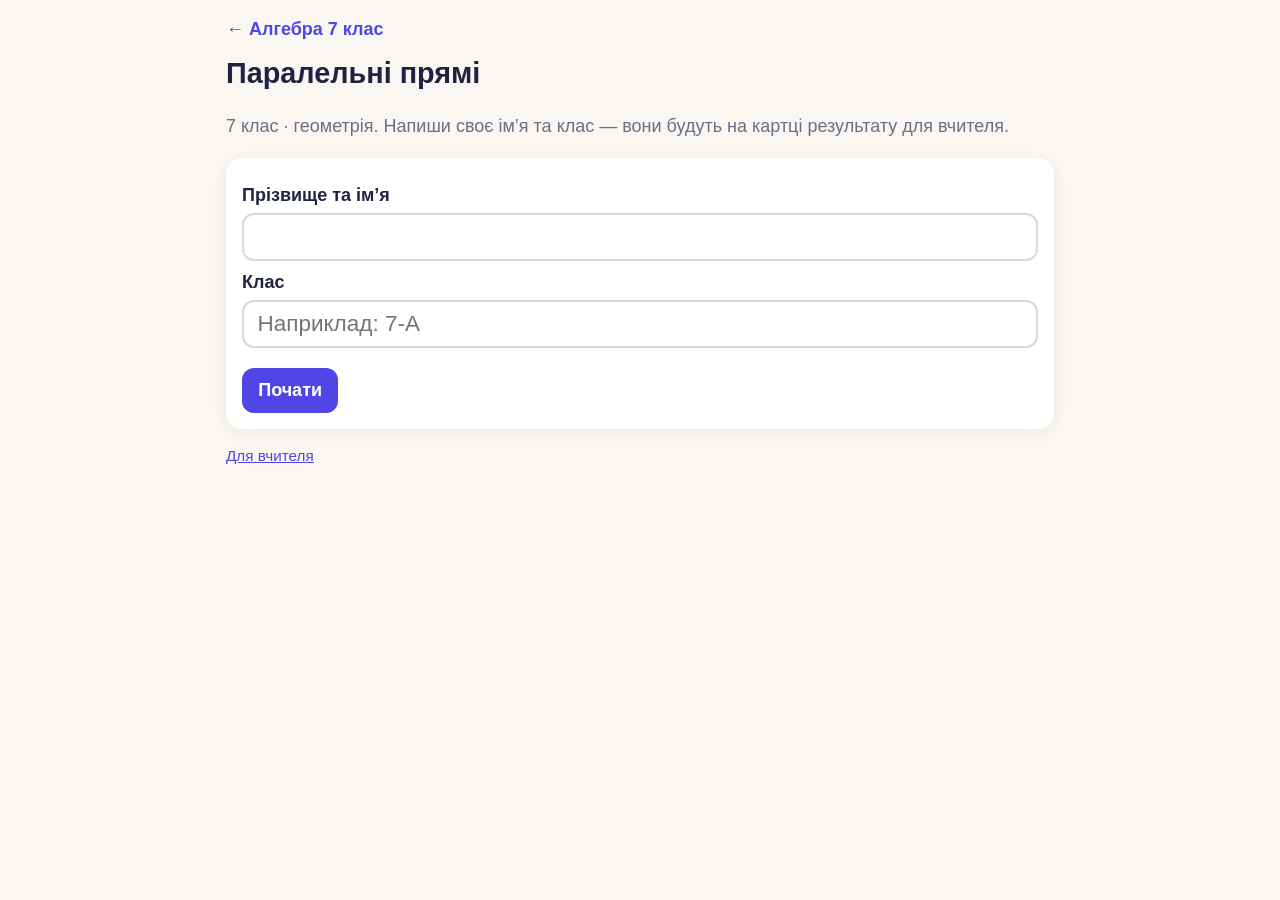
<file: 7-klas/paralelni-priami/index.html>
<!DOCTYPE html>
<html lang="uk"><head><meta charset="UTF-8"><meta name="viewport" content="width=device-width, initial-scale=1">
<title>Паралельні прямі · 7 клас</title>
<style>:root{--bg:#faf7f2;--card:#fff;--ink:#1f2340;--muted:#6b6f85;--acc:#4f46e5;--accs:#e8e7ff;--ok:#16a34a;--bad:#dc2626;--gold:#f59e0b}
*{box-sizing:border-box}
body{margin:0;background:var(--bg);color:var(--ink);font:18px/1.5 "Segoe UI",Roboto,Arial,sans-serif}
#app{max-width:860px;margin:0 auto;padding:16px}
h1{font-size:1.6em;margin:.3em 0}.lead{color:var(--muted)}
.grid{display:grid;grid-template-columns:repeat(auto-fill,minmax(240px,1fr));gap:12px;margin-top:12px}
.topic{position:relative;text-align:left;background:var(--card);border:2px solid #e6e3ee;border-radius:16px;padding:14px 14px 34px;font:inherit;color:inherit;cursor:pointer;display:flex;flex-direction:column;gap:2px}
.topic:hover{border-color:var(--acc)}.topic:disabled{opacity:.55;cursor:default}.topic:disabled:hover{border-color:#e6e3ee}
.topic .no{background:var(--acc);color:#fff;border-radius:50%;width:30px;height:30px;display:grid;place-items:center;font-weight:700;margin-bottom:4px}
.topic small{color:var(--muted)}.stars{position:absolute;right:12px;bottom:8px;color:var(--gold);font-size:1.1em}
.foot{color:var(--muted);font-size:.85em;margin-top:16px}.foot a{color:var(--acc)}
.top{display:flex;align-items:center;gap:12px}.top h2{margin:.2em 0;font-size:1.3em}
button{font:inherit;border:0;border-radius:12px;padding:.5em .9em;background:#ecebf3;color:var(--ink);cursor:pointer}
button:hover{filter:brightness(.96)}
.back{background:transparent;color:var(--acc);font-weight:700;padding-left:0;text-decoration:none;display:inline-block}
.link{background:transparent;color:var(--acc);padding:0 .2em;text-decoration:underline}
.go{background:var(--acc);color:#fff;font-weight:700;margin-top:12px}
.card{background:var(--card);border-radius:16px;padding:16px;margin-top:14px;box-shadow:0 4px 18px rgba(31,35,64,.06)}
.cnt{color:var(--muted);font-size:.85em}.q{font-size:1.25em;margin:.3em 0 .6em}
.btns{display:flex;gap:8px;flex-wrap:wrap;align-items:center;margin-top:10px}.btns .go{margin-top:0}
.good{color:var(--ok);font-weight:700;font-size:1.15em;margin:.6em 0}
.bad{color:var(--bad);margin:.6em 0}.hint{background:#fff8e1;border-radius:10px;padding:.5em .8em;margin:.6em 0}
.sol{background:#eefbf2;border-radius:10px;padding:.5em .9em;margin:.6em 0}
.opts{display:grid;grid-template-columns:repeat(auto-fill,minmax(200px,1fr));gap:8px;margin-top:10px}.opts button{font-weight:700;padding:.75em .9em;min-height:52px}
.pills{display:flex;gap:6px;flex-wrap:wrap;margin:10px 0}.pills button{padding:.35em .7em;font-weight:700}.pills .on{outline:3px solid var(--acc)}.pills .ok{background:#dcfce7;color:var(--ok)}
.inp{width:100%;font-size:1.25em;padding:.4em .6em;border:2px solid #d9d6e6;border-radius:12px;outline:none;margin-top:4px}.inp:focus{border-color:var(--acc)}.inp.wrong{border-color:var(--bad)}
label.fld{display:block;margin:8px 0;font-weight:700}
.flash{background:var(--card);border:2px solid #e6e3ee;border-radius:16px;padding:18px;margin-top:10px;cursor:pointer;min-height:180px}
.flash .ans{font-size:1.15em;margin-bottom:8px}
.fig{width:100%;height:auto;display:block;background:#fff;border:2px solid #eeeaf6;border-radius:12px;margin:6px 0;touch-action:manipulation}
.fig line{stroke:var(--ink);stroke-width:2.5;stroke-linecap:round}.fig line.sc{stroke:var(--acc);stroke-width:4}
.fig .lb{font:italic 700 26px Georgia,serif;fill:var(--ink)}
.fig .sv{fill:#f1f0f7}.fig .s-blue{fill:#a5b4fc}.fig .s-green{fill:#86efac}.fig .s-red{fill:#fca5a5}.fig .s-orange{fill:#fdba74}
.fig .num{font:700 23px sans-serif;fill:#4b4f66;text-anchor:middle;dominant-baseline:central}
.fig .val{font:800 23px sans-serif;fill:var(--acc);text-anchor:middle;dominant-baseline:central;paint-order:stroke;stroke:#fff;stroke-width:4px}
.fig .hit{fill:transparent;cursor:pointer}
.res{border:3px solid var(--acc);border-radius:16px;padding:16px;background:#fff}.res .big{font-size:1.6em;font-weight:800}
.code{font:700 1.3em ui-monospace,monospace;letter-spacing:.05em;white-space:nowrap;background:var(--accs);border-radius:8px;padding:.1em .4em}
</style></head><body><div id="app"></div>
<script>
// ===== Малюнок: прямі a, b, січна c, кути 1–8 (нумерація як на мал. 8.15) =====
const PHI = Math.atan2(282, 220) * 180 / Math.PI;           // нахил січної c
const PT = { A: [272.9, 90], B: [187.1, 210] };
// кут → [точка, від, до] у градусах проти годинникової стрілки
const ANG = { 5: ['A', PHI, 180], 6: ['A', 0, PHI], 1: ['A', 180, 180 + PHI], 2: ['A', 180 + PHI, 360],
              4: ['B', PHI, 180], 3: ['B', 0, PHI], 8: ['B', 180, 180 + PHI], 7: ['B', 180 + PHI, 360] };
const ACUTE = [1, 3, 6, 8];
const pol = ([cx, cy], r, d) => [cx + r * Math.cos(d * Math.PI / 180), cy - r * Math.sin(d * Math.PI / 180)];
function sector(c, r, a1, a2) {
  const p = pol(c, r, a1), q = pol(c, r, a2), f = x => x.toFixed(1);
  return `M${c[0]},${c[1]} L${f(p[0])},${f(p[1])} A${r},${r} 0 0 0 ${f(q[0])},${f(q[1])}Z`;
}
// o: { hl: {кут: колір}, vals: {кут: текст}, click, sec }
function fig(o = {}) {
  const hl = o.hl || {}, vals = o.vals || {}, ns = Object.keys(ANG);
  let s = `<svg class="fig" viewBox="0 0 460 300" role="img" aria-label="Прямі a і b, січна c, кути від 1 до 8">`;
  s += ns.map(n => { const [p, a1, a2] = ANG[n]; return `<path class="sv ${hl[n] ? 's-' + hl[n] : ''}" d="${sector(PT[p], 34, a1, a2)}"/>`; }).join('');
  s += `<line x1="20" y1="90" x2="440" y2="90"/><line x1="20" y1="210" x2="440" y2="210"/><line class="${o.sec ? 'sc' : ''}" x1="120" y1="290" x2="340" y2="8"/>`;
  s += `<text class="lb" x="430" y="78">a</text><text class="lb" x="430" y="198">b</text><text class="lb" x="352" y="22">c</text>`;
  s += ns.map(n => {
    const [p, a1, a2] = ANG[n], m = (a1 + a2) / 2, [x, y] = pol(PT[p], 56, m);
    let t = `<text class="num" x="${x.toFixed(1)}" y="${y.toFixed(1)}">${n}</text>`;
    if (vals[n]) { const [vx, vy] = pol(PT[p], 92, m); t += `<text class="val" x="${vx.toFixed(1)}" y="${vy.toFixed(1)}">${vals[n]}</text>`; }
    return t;
  }).join('');
  if (o.click) s += ns.map(n => { const [p, a1, a2] = ANG[n]; return `<path class="hit" d="${sector(PT[p], 70, a1, a2)}" onclick="pick(${n})"/>`; }).join('');
  return s + '</svg>';
}
// Малюнок до 5.5: трикутник ABC, KP ∥ AC
const FIG55 = `<svg class="fig" viewBox="0 0 460 300" role="img" aria-label="Трикутник ABC, відрізок KP паралельний AC">
  <line x1="60" y1="270" x2="200" y2="30"/><line x1="200" y1="30" x2="400" y2="270"/><line x1="60" y1="270" x2="400" y2="270"/><line class="sc" x1="137" y1="138" x2="290" y2="138"/>
  <text class="lb" x="38" y="290">A</text><text class="lb" x="192" y="22">B</text><text class="lb" x="406" y="290">C</text><text class="lb" x="108" y="140">K</text><text class="lb" x="298" y="140">P</text>
  <text class="val" x="168" y="122">55°</text><text class="val" x="262" y="122">75°</text></svg>`;
// Малюнок до 5.7: кут ABC, пряма через M паралельна BC
const FIG57 = `<svg class="fig" viewBox="0 0 460 300" role="img" aria-label="Кут ABC, через точку M на BA проведено пряму, паралельну BC">
  <line x1="60" y1="250" x2="430" y2="250"/><line x1="60" y1="250" x2="313" y2="38"/><line class="sc" x1="100" y1="144" x2="440" y2="144"/>
  <text class="lb" x="40" y="272">B</text><text class="lb" x="420" y="276">C</text><text class="lb" x="318" y="34">A</text><text class="lb" x="168" y="132">M</text>
  <text class="val" x="118" y="236">40°</text></svg>`;

// ===== Пари кутів (за цією нумерацією) =====
const PAIRS = {
  'вертикальні': [[5, 2], [6, 1], [4, 7], [3, 8]],
  'суміжні': [[5, 6], [1, 2], [5, 1], [6, 2], [4, 3], [8, 7], [4, 8], [3, 7]],
  'внутрішні різносторонні': [[1, 3], [2, 4]],
  'внутрішні односторонні': [[1, 4], [2, 3]],
  'відповідні': [[5, 4], [6, 3], [1, 8], [2, 7]]
};
const rel = (x, y) => Object.keys(PAIRS).find(k => PAIRS[k].some(([p, q]) => (p === x && q === y) || (p === y && q === x)));
const WHY = {
  'вертикальні': 'сторони одного є продовженнями сторін іншого; вертикальні кути рівні',
  'суміжні': 'мають спільну сторону, а в сумі дають 180°',
  'внутрішні різносторонні': 'лежать між прямими a і b по різні боки від січної',
  'внутрішні односторонні': 'лежать між прямими a і b по один бік від січної',
  'відповідні': 'займають однакове положення біля різних прямих'
};
const PHR = { 'вертикальні': 'вертикальний до', 'суміжні': 'суміжний з', 'внутрішні різносторонні': 'внутрішній різносторонній з', 'внутрішні односторонні': 'внутрішній односторонній з', 'відповідні': 'відповідний до' };
const WHERE = {
  'вертикальні': 'Вертикальний кут — біля тієї самої точки, навпроти.',
  'суміжні': 'Суміжний кут — біля тієї самої точки, поруч: у них спільна сторона.',
  'внутрішні різносторонні': 'Шукай кут між a і b по інший бік від січної.',
  'внутрішні односторонні': 'Шукай кут між a і b по той самий бік від січної.',
  'відповідні': 'Відповідні кути «однаково розташовані»: якщо один ліворуч угорі біля a, то другий — ліворуч угорі біля b.'
};
const REASON = { rizn: 'різносторонні рівні', vidp: 'відповідні рівні', odn: 'сума односторонніх 180°' };
const sideOf = n => (ACUTE.includes(n) ? 'гострий' : 'тупий');

// ===== Завдання =====
const CARDS = [
  ['Які кути називають вертикальними? Яка їх властивість?', 'Сторони одного є продовженнями сторін іншого. Вертикальні кути рівні (5 і 2).', { hl: { 5: 'blue', 2: 'blue' } }],
  ['Які кути називають суміжними? Яка їх властивість?', 'Одна сторона спільна, дві інші утворюють пряму. Сума суміжних кутів 180° (1 і 2).', { hl: { 1: 'blue', 2: 'orange' } }],
  ['Що таке січна?', 'Пряма, яка перетинає дві інші прямі (c на малюнку).', { sec: 1 }],
  ['Які кути внутрішні?', 'Ті, що лежать між прямими a і b: 1, 2, 3, 4.', { hl: { 1: 'blue', 2: 'blue', 3: 'blue', 4: 'blue' } }],
  ['Внутрішні різносторонні кути', 'Внутрішні кути по різні боки від січної: 1 і 3, 2 і 4.', { hl: { 1: 'blue', 3: 'blue', 2: 'orange', 4: 'orange' } }],
  ['Внутрішні односторонні кути', 'Внутрішні кути по один бік від січної: 1 і 4, 2 і 3.', { hl: { 1: 'blue', 4: 'blue', 2: 'orange', 3: 'orange' } }],
  ['Відповідні кути', 'Займають однакове положення біля різних прямих: 5 і 4, 6 і 3, 1 і 8, 2 і 7.', { hl: { 5: 'blue', 4: 'blue', 2: 'orange', 7: 'orange' } }],
  ['Ознака 1', 'Якщо внутрішні різносторонні кути рівні, то прямі паралельні.', { hl: { 1: 'blue', 3: 'blue' } }],
  ['Ознака 2', 'Якщо відповідні кути рівні, то прямі паралельні.', { hl: { 5: 'blue', 4: 'blue' } }],
  ['Ознака 3', 'Якщо сума внутрішніх односторонніх кутів 180°, то прямі паралельні.', { hl: { 1: 'blue', 4: 'orange' } }],
  ['Аксіома Евкліда', 'Через точку поза прямою можна провести тільки одну пряму, паралельну даній.'],
  ['Властивість (теорема 6 і наслідки)', 'Якщо прямі паралельні, то різносторонні кути рівні, відповідні рівні, сума односторонніх 180°.'],
  ['Ознака чи властивість — як розрізнити?', 'Ознака: знаємо кути → висновок про прямі. Властивість: знаємо, що прямі паралельні → висновок про кути.'],
  ['Головне правило для малюнка, якщо a ∥ b', 'Усі гострі кути рівні, усі тупі рівні, гострий + тупий = 180°.', { hl: { 1: 'green', 3: 'green', 6: 'green', 8: 'green', 2: 'orange', 4: 'orange', 5: 'orange', 7: 'orange' } }]
];
const S1 = [[1, 3], [2, 3], [5, 4], [6, 1], [4, 3], [2, 4], [1, 8], [1, 4], [3, 8], [2, 7]];
const S2 = [[1, 'відповідні', [8]], [2, 'внутрішні різносторонні', [4]], [5, 'вертикальні', [2]], [3, 'внутрішні односторонні', [2]],
            [6, 'відповідні', [3]], [7, 'суміжні', [8, 3]], [1, 'внутрішні односторонні', [4]], [7, 'відповідні', [2]]];
const TRICKY = 'Ці кути не з тих пар, що в ознаках. Перейди до потрібної пари через вертикальні кути.';
const S3 = [
  { v: { 1: 65, 3: 65 }, yes: 1, why: 'rizn', ex: '∠1 і ∠3 — внутрішні різносторонні, і вони рівні (65° = 65°). Отже, a ∥ b.' },
  { v: { 5: 120, 4: 120 }, yes: 1, why: 'vidp', ex: '∠5 і ∠4 — відповідні, і вони рівні. Отже, a ∥ b.' },
  { v: { 2: 110, 3: 80 }, yes: 0, ex: '∠2 і ∠3 — внутрішні односторонні, але 110° + 80° = 190° ≠ 180°. Прямі не паралельні.' },
  { v: { 1: 70, 8: 70 }, yes: 1, why: 'vidp', ex: '∠1 і ∠8 — відповідні, і вони рівні. Отже, a ∥ b.' },
  { v: { 6: 50, 7: 130 }, yes: 1, why: 'odn', h: '∠6 вертикальний з ∠1, ∠7 вертикальний з ∠4. Отримаєш пару ∠1 і ∠4 — внутрішні односторонні.', ex: '∠1 = ∠6 = 50°, ∠4 = ∠7 = 130° (вертикальні). ∠1 і ∠4 — внутрішні односторонні: 50° + 130° = 180°. Отже, a ∥ b.' },
  { v: { 5: 115, 3: 65 }, yes: 1, why: 'odn', h: '∠5 вертикальний з ∠2. Отримаєш пару ∠2 і ∠3 — внутрішні односторонні.', ex: '∠2 = ∠5 = 115° (вертикальні). ∠2 і ∠3 — внутрішні односторонні: 115° + 65° = 180°. Отже, a ∥ b.' },
  { v: { 2: 100, 8: 90 }, yes: 0, h: '∠8 вертикальний з ∠3. Отримаєш пару ∠2 і ∠3 — внутрішні односторонні.', ex: '∠3 = ∠8 = 90° (вертикальні). ∠2 і ∠3 — внутрішні односторонні: 100° + 90° = 190° ≠ 180°. Прямі не паралельні.' }
];
const S4 = [
  { g: 1, gv: 72, t: 3, a: 72, h: 'різносторонні рівні' }, { g: 1, gv: 72, t: 4, a: 108, h: 'односторонні: 180° − 72°' },
  { g: 1, gv: 72, t: 8, a: 72, h: 'відповідні рівні' }, { g: 1, gv: 72, t: 5, a: 108, h: '∠5 суміжний з ∠1' },
  { g: 2, gv: 135, t: 4, a: 135, h: 'різносторонні рівні' }, { g: 2, gv: 135, t: 6, a: 45, h: '∠6 гострий: 180° − 135°' },
  { g: 7, gv: 118, t: 1, a: 62, h: '∠7 тупий, ∠1 гострий: 180° − 118°' }
];
const S5 = [
  { q: 'Знайди всі кути, утворені при перетині двох паралельних прямих січною, якщо один із них на 40° більший за інший.', f: [{ l: 'Кути (два числа)', set: [70, 110] }],
    h: ['Два різні кути — гострий і тупий, їх сума 180°.', 'x + x + 40° = 180°'], sol: 'Гострий x, тупий x + 40°, разом 180°: 2x + 40° = 180°, x = 70°. Кути: <b>70° і 110°</b>.' },
  { q: '<i>a</i> ∥ <i>b</i>, ∠3 : ∠2 = 2 : 7. Знайди ∠3 і ∠2.', fig: fig({ hl: { 2: 'blue', 3: 'orange' } }), f: [{ l: '∠3 =', a: 40 }, { l: '∠2 =', a: 140 }],
    h: ['∠2 і ∠3 односторонні: сума 180°.', '2x + 7x = 180°'], sol: '∠2 + ∠3 = 180°. 2x + 7x = 180°, x = 20°. <b>∠3 = 40°, ∠2 = 140°</b>.' },
  { q: '<i>a</i> ∥ <i>b</i>, ∠4 − ∠1 = 50°. Знайди ∠4 і ∠1.', fig: fig({ hl: { 1: 'blue', 4: 'orange' } }), f: [{ l: '∠4 =', a: 115 }, { l: '∠1 =', a: 65 }],
    h: ['∠1 і ∠4 односторонні: ∠4 + ∠1 = 180°.', 'Сума і різниця відомі: додай рівності.'], sol: '∠4 + ∠1 = 180°, ∠4 − ∠1 = 50°. Додаємо: 2∠4 = 230°, <b>∠4 = 115°, ∠1 = 65°</b>.' },
  { q: '<i>a</i> ∥ <i>b</i>, ∠6 + ∠8 = 130°. Знайди гострі і тупі кути.', fig: fig({ hl: { 6: 'blue', 8: 'blue' } }), f: [{ l: 'Гострі =', a: 65 }, { l: 'Тупі =', a: 115 }],
    h: ['∠6 і ∠8 обидва гострі, тобто рівні.', '130° : 2'], sol: '∠6 = ∠8 = 130° : 2 = 65°. Тупі: 180° − 65° = 115°. <b>Гострі 65°, тупі 115°</b>.' },
  { q: 'На сторонах AB і BC трикутника ABC взято точки K і P так, що KP ∥ AC. ∠BKP = 55°, ∠BPK = 75°. Знайди кути чотирикутника AKPC.', fig: FIG55,
    f: [{ l: '∠A =', a: 55 }, { l: '∠AKP =', a: 125 }, { l: '∠KPC =', a: 105 }, { l: '∠C =', a: 75 }],
    h: ['∠A і ∠BKP — відповідні (січна AB).', '∠AKP суміжний з ∠BKP.'],
    sol: 'Січна AB: ∠A = ∠BKP = 55° (відповідні). Січна BC: ∠C = ∠BPK = 75°. ∠AKP = 180° − 55° = 125°, ∠KPC = 180° − 75° = 105°. <b>55°, 125°, 105°, 75°</b>.' },
  { q: 'Кут між однією з двох паралельних прямих і січною дорівнює 70°. Під яким кутом бісектриса цього кута перетинає другу пряму?', f: [{ l: 'Кут =', a: 35 }],
    h: ['Бісектриса ділить 70° навпіл.', 'Бісектриса — теж січна; шукаємо різносторонній кут.'], sol: 'Бісектриса ділить 70° на два кути по 35°. Для паралельних прямих бісектриса — січна, різносторонні кути рівні: <b>35°</b>.' },
  { q: 'На стороні BA кута ABC взято точку M і через неї проведено пряму, паралельну BC. ∠ABC = 40°. Знайди кути при вершині M.', fig: FIG57, f: [{ l: 'Кути (два числа)', set: [40, 140] }],
    h: ['∠ABC і кут при M — відповідні.', 'Другий кут — суміжний.'], sol: 'Січна BA: кут при M дорівнює ∠ABC = 40° (відповідні). Суміжний з ним: 180° − 40° = 140°. <b>40° і 140°</b>.' }
];
const STEPS = [
  { title: 'Флеш-картки', sub: 'гортай правила' },
  { title: 'Назви пару кутів', sub: 'вертикальні, суміжні, відповідні…', tasks: S1 },
  { title: 'Знайди кут на малюнку', sub: 'натисни на потрібний кут', tasks: S2 },
  { title: 'Чи паралельні прямі?', sub: 'ознаки паралельності', tasks: S3 },
  { title: 'a ∥ b — знайди кут', sub: 'властивості паралельних прямих', tasks: S4 },
  { title: 'Задачі', sub: 'текстові задачі', tasks: S5 },
  { title: 'Перевір себе', sub: '8 завдань без підказок, оцінка' }
];

// ===== Як показати завдання кожного кроку =====
const num = s => { const t = s.replace(/[\s°]/g, ''); return /^\d+$/.test(t) ? +t : NaN; };
const RENDER = {
  1: ([a, b]) => { const r = rel(a, b); return {
    q: `Як називається пара кутів ∠${a} і ∠${b}?`,
    body: fig({ hl: { [a]: 'blue', [b]: 'blue' } }) + `<div class="opts">${Object.keys(PAIRS).map(n => `<button data-v="${n}" onclick="cur.R.act(this.dataset.v)">${n}</button>`).join('')}</div>`,
    act: v => answer(v === r, `Ні, не ${v}. ∠${a} і ∠${b} — ${r}: ${WHY[r]}.`),
    hints: ['Чи лежать обидва кути між прямими a і b?', 'Вони по один бік від січної чи по різні?'],
    sol: `∠${a} і ∠${b} — <b>${r}</b>: ${WHY[r]}.` }; },
  2: ([g, r, ans]) => ({
    q: `Натисни на ${ans.length > 1 ? 'будь-який кут' : 'кут'}, ${PHR[r]} ∠${g}`,
    body: `<div id="figbox">${fig({ hl: { [g]: 'blue' }, click: true })}</div>`,
    pick: n => {
      const ok = ans.includes(n), k = rel(n, g);
      $('#figbox').innerHTML = fig({ hl: { [g]: 'blue', [n]: cur.mode === 'test' ? 'orange' : ok ? 'green' : 'red' }, click: true });
      answer(ok, n === g ? `Це сам ∠${g}. Потрібен інший кут.` : `Це ∠${n}: ∠${n} і ∠${g} — ${k || 'не утворюють жодної з пар'}. А потрібен кут, ${PHR[r]} ∠${g}.`);
    },
    hints: [`Нагадай означення: ${r} кути ${WHY[r]}.`, WHERE[r]],
    sol: `∠${ans.join(' або ∠')}: ∠${ans[0]} і ∠${g} — ${r}.` }),
  3: t => { const ks = Object.keys(t.v).map(Number), r = rel(ks[0], ks[1]); return {
    q: 'Чи паралельні прямі a і b?',
    body: fig({ hl: Object.fromEntries(ks.map(n => [n, 'blue'])), vals: Object.fromEntries(ks.map(n => [n, t.v[n] + '°'])) }) +
      `<div class="opts"><button data-v="yes" onclick="cur.R.act(this.dataset.v)">Так</button><button data-v="no" onclick="cur.R.act(this.dataset.v)">Ні</button></div><div id="why"></div>`,
    act: v => {
      if (v === 'no' || !t.yes) return answer((v === 'no') === !t.yes, t.ex);
      $('#why').innerHTML = `<p><b>Чому?</b></p><div class="opts">${Object.entries(REASON).map(([k, s]) => `<button data-v="${k}" onclick="cur.R.why(this.dataset.v)">${s}</button>`).join('')}</div>`;
    },
    why: v => answer(v === t.why, `Ця ознака тут не підходить. ${t.ex}`),
    hints: t.h ? [TRICKY, t.h] : ['Яку пару утворюють ці кути? Ознаки: різносторонні рівні, відповідні рівні, сума односторонніх 180°.',
      `∠${ks[0]} і ∠${ks[1]} — ${r}. ${r === 'внутрішні односторонні' ? 'Перевір, чи їх сума 180°.' : 'Перевір, чи вони рівні.'}`],
    sol: t.ex }; },
  4: t => ({
    q: `<i>a</i> ∥ <i>b</i>, ∠${t.g} = ${t.gv}°. Знайди ∠${t.t}.`,
    body: fig({ hl: { [t.g]: 'blue', [t.t]: 'orange' }, vals: { [t.g]: t.gv + '°', [t.t]: '?' } }) +
      `<label class="fld">∠${t.t} =<input id="f0" class="inp" inputmode="numeric" autocomplete="off" placeholder="Наприклад: 65"></label><button class="go" onclick="cur.R.act()">Перевірити</button>`,
    act: () => {
      const v = num($('#f0').value); if (isNaN(v)) return warn('Введи число, наприклад 65 або 65°');
      answer(v === t.a, v === 180 - t.a ? `Ні, ${v}° — це кут, що доповнює ∠${t.t} до 180°. ∠${t.t} — ${sideOf(t.t)}, ∠${t.g} — ${sideOf(t.g)}.` : `Неправильно. ∠${t.t} — ${sideOf(t.t)} кут, ∠${t.g} — ${sideOf(t.g)}.`);
    },
    hints: [`Якщо a ∥ b: усі гострі кути рівні, усі тупі рівні, гострий + тупий = 180°. ∠${t.t} гострий чи тупий?`, `∠${t.t} і ∠${t.g}: ${t.h}.`],
    sol: t.a === t.gv ? `∠${t.t} = ∠${t.g} = <b>${t.a}°</b> (${t.h}).` : `∠${t.t} = 180° − ${t.gv}° = <b>${t.a}°</b> (${t.h}).` }),
  5: t => ({
    q: t.q,
    body: (t.fig || '') + t.f.map((f, j) => `<label class="fld">${f.l}<input id="f${j}" class="inp" inputmode="${f.set ? 'text' : 'numeric'}" autocomplete="off" placeholder="${f.set ? 'Наприклад: 50 і 130' : 'Наприклад: 65'}"></label>`).join('') +
      `<button class="go" onclick="cur.R.act()">Перевірити</button>`,
    act: () => {
      const res = t.f.map((f, j) => {
        const s = $('#f' + j).value;
        if (f.set) { const ns = (s.match(/\d+/g) || []).map(Number).sort((x, y) => x - y); return ns.length ? String(ns) === String(f.set) : null; }
        const v = num(s); return isNaN(v) ? null : v === f.a;
      });
      if (res.includes(null)) return warn('Заповни всі поля числами, наприклад 65 або 65°');
      if (cur.mode === 'practice') t.f.forEach((_, j) => $('#f' + j).classList.toggle('wrong', !res[j]));
      answer(res.every(Boolean), t.f.length > 1 ? 'Не всі відповіді правильні — поля з помилками позначено червоним.' : 'Неправильно. Спробуй підказку.');
    },
    hints: t.h, sol: t.sol })
};

// ===== Стан =====
const $ = s => document.querySelector(s);
const KEY = 'geo7-paralelni';
let store = { name: '', cls: '', done: {}, s0: false, attempts: 0, best: null };
try { Object.assign(store, JSON.parse(localStorage.getItem(KEY) || '{}')); } catch (e) {}
const save = () => { try { localStorage.setItem(KEY, JSON.stringify(store)); } catch (e) {} };
const esc = s => String(s).replace(/[&<>"]/g, c => ({ '&': '&amp;', '<': '&lt;', '>': '&gt;', '"': '&quot;' }[c]));
const shuffle = a => { a = [...a]; for (let i = a.length - 1; i > 0; i--) { const j = Math.floor(Math.random() * (i + 1)); [a[i], a[j]] = [a[j], a[i]]; } return a; };
const solved = k => store.done[k] || [];
const complete = k => (k === 0 ? store.s0 : k < 6 ? STEPS[k].tasks.every((_, i) => solved(k).includes(i)) : !!store.best);
const unlocked = k => k === 0 || [...Array(k).keys()].every(complete);
let cur = null, test = null, deck = [];
const pick = n => cur && cur.R.pick && cur.R.pick(n);
const head = k => `<div class="top"><button class="back" onclick="home()">← Кроки</button><h2>${k}. ${STEPS[k].title}</h2></div>`;

// ===== Код результату для вчителя =====
const SALT = 'bevz7-par-2026';
const norm = s => s.trim().toLowerCase().replace(/\s+/g, ' ');
function h32(s) { let h = 2166136261; for (const c of s) { h ^= c.codePointAt(0); h = Math.imul(h, 16777619) >>> 0; } return h; }
const sign = (name, cls, p) => (h32(norm(name) + '|' + norm(cls) + '|' + p + SALT) % 1679616).toString(36).padStart(4, '0');
function mkCode(r) { const p = r.at.toString(36).padStart(6, '0') + '-' + r.score + r.n.toString(36).padStart(2, '0'); return (p + '-' + sign(store.name, store.cls, p)).toUpperCase(); }
const when = at => new Date(at * 60000).toLocaleString('uk-UA', { day: '2-digit', month: '2-digit', year: 'numeric', hour: '2-digit', minute: '2-digit' });
const gradeOf = score => Math.max(1, Math.round(score * 1.5));

// ===== Екрани =====
function home() {
  cur = null;
  if (location.hash === '#vchytel') return teacher();
  if (!store.name) return nameForm();
  $('#app').innerHTML = `<a class="back" href="../../">← Алгебра 7 клас</a><h1>Паралельні прямі</h1>
  <p class="lead">7 клас · геометрія · Бевз, § 7–8. Учень: <b>${esc(store.name)}</b>, ${esc(store.cls)} <button class="link" onclick="changeName()">змінити</button></p>
  <div class="grid">${STEPS.map((s, k) => {
    const lock = !unlocked(k), prog = s.tasks ? `${solved(k).length}/${s.tasks.length}` : '';
    return `<button class="topic" ${lock ? 'disabled' : ''} onclick="openStep(${k})"><span class="no">${k}</span><b>${s.title}</b><small>${s.sub}</small><span class="stars">${complete(k) ? '✔' : lock ? '🔒' : prog}</span></button>`;
  }).join('')}</div>
  ${store.best ? `<button class="go" onclick="showCard()">Моя картка результату для вчителя</button>` : ''}
  <p class="foot">Кроки обов’язкові: кожен наступний відкривається, коли пройдено попередній. «Перевір себе» відкривається після кроків 0–5. Прогрес зберігається лише на цьому пристрої. · <a href="#vchytel">Для вчителя</a></p>`;
}
function nameForm() {
  $('#app').innerHTML = `<a class="back" href="../../">← Алгебра 7 клас</a><h1>Паралельні прямі</h1><p class="lead">7 клас · геометрія. Напиши своє ім’я та клас — вони будуть на картці результату для вчителя.</p>
  <div class="card"><label class="fld">Прізвище та ім’я<input id="nm" class="inp" autocomplete="name"></label><label class="fld">Клас<input id="cl" class="inp" placeholder="Наприклад: 7-А"></label>
  <button class="go" onclick="setName()">Почати</button><div id="fb"></div></div><p class="foot"><a href="#vchytel">Для вчителя</a></p>`;
}
function setName() {
  const n = $('#nm').value.trim().replace(/\s+/g, ' '), c = $('#cl').value.trim();
  if (n.split(' ').length < 2 || !c) return ($('#fb').innerHTML = '<div class="bad">Напиши прізвище та ім’я (два слова) і клас.</div>');
  store.name = n; store.cls = c; save(); home();
}
function changeName() {
  if (!confirm('Змінити ім’я? Увесь прогрес на цьому пристрої буде скинуто.')) return;
  store = { name: '', cls: '', done: {}, s0: false, attempts: 0, best: null }; save(); home();
}
function openStep(k, i) {
  if (!unlocked(k)) return home();
  if (k === 0) return cards();
  if (k === 6) return startTest();
  const ts = STEPS[k].tasks, d = solved(k);
  if (i === undefined) i = Math.max(0, ts.findIndex((_, j) => !d.includes(j)));
  cur = { k, i, mode: 'practice', hint: 0 };
  $('#app').innerHTML = head(k) + `<div class="pills">${ts.map((_, j) => `<button class="${j === i ? 'on' : ''} ${d.includes(j) ? 'ok' : ''}" onclick="openStep(${k},${j})">${k}.${j + 1}</button>`).join('')}</div><div class="card" id="task"></div>`;
  renderTask(ts[i]);
}
function renderTask(t) {
  cur.R = RENDER[cur.k](t);
  $('#task').innerHTML = `<div class="q">${cur.R.q}</div>${cur.R.body}` + (cur.mode === 'practice'
    ? `<div class="btns"><button id="hb" onclick="showHint()">💡 Підказка 1</button><button id="sb" onclick="showSol()">Показати розв’язання</button></div><div id="hint"></div>` : '') + '<div id="fb"></div>';
  document.querySelectorAll('#task .inp').forEach(x => x.addEventListener('keydown', e => { if (e.key === 'Enter') cur.R.act(); }));
}
function showHint() {
  cur.hint++; $('#hint').innerHTML = cur.R.hints.slice(0, cur.hint).map((h, j) => `<div class="hint">💡 ${j + 1}. ${h}</div>`).join('');
  if (cur.hint >= 2) $('#hb').remove(); else $('#hb').textContent = '💡 Підказка 2';
}
function showSol() { $('#sb').remove(); $('#task').insertAdjacentHTML('beforeend', `<div class="sol"><b>Розв’язання:</b> ${cur.R.sol}</div>`); }
const warn = msg => ($('#fb').innerHTML = `<div class="bad">${msg}</div>`);
function answer(ok, msg) {
  if (cur.mode === 'test') return testAnswer(ok);
  if (!ok) return warn(msg);
  const d = store.done[cur.k] = solved(cur.k); if (!d.includes(cur.i)) d.push(cur.i); save();
  document.querySelectorAll('.pills button')[cur.i].classList.add('ok');
  const nx = STEPS[cur.k].tasks.findIndex((_, j) => !d.includes(j));
  $('#fb').innerHTML = '<div class="good">✅ Правильно!</div>' + (nx >= 0 ? `<button class="go" onclick="openStep(${cur.k},${nx})">Далі →</button>`
    : `<div class="good">🎉 Крок ${cur.k} пройдено!</div><button class="go" onclick="openStep(${cur.k + 1})">${cur.k + 1}. ${STEPS[cur.k + 1].title} →</button>`);
}

// Крок 0 — флеш-картки
function cards() { deck = CARDS.map((_, i) => i); drawCard(); }
function drawCard() {
  if (!deck.length) { store.s0 = true; save(); $('#app').innerHTML = head(0) + `<div class="card"><div class="good">🎉 Усі картки пройдено!</div><button class="go" onclick="openStep(1)">1. ${STEPS[1].title} →</button></div>`; return; }
  $('#app').innerHTML = head(0) + `<div class="cnt">Лишилось карток: ${deck.length}</div><div class="flash" id="fc" onclick="flip()"><div class="q">${CARDS[deck[0]][0]}</div><div class="cnt">Натисни, щоб перевернути</div></div>
  <div class="btns" id="kn" hidden><button class="go" onclick="know(1)">Знаю</button><button onclick="know(0)">Ще повторю</button></div>`;
}
function flip() { const c = CARDS[deck[0]]; $('#fc').innerHTML = `<div class="cnt">${c[0]}</div><div class="ans"><b>${c[1]}</b></div>${c[2] ? fig(c[2]) : ''}`; $('#kn').hidden = false; }
function know(k) { const x = deck.shift(); if (!k) deck.push(x); drawCard(); }

// Крок 6 — перевір себе
function startTest() {
  const take = (k, n) => shuffle(STEPS[k].tasks.map((_, i) => [k, i])).slice(0, n);
  test = { q: [...take(1, 1), ...take(2, 1), ...take(3, 2), ...take(4, 2), ...take(5, 2)], res: [] };
  testNext();
}
function testNext() {
  if (test.res.length === test.q.length) return testEnd();
  const [k, i] = test.q[test.res.length];
  cur = { k, i, mode: 'test' };
  $('#app').innerHTML = `<div class="top"><button class="back" onclick="if (confirm('Вийти? Цю спробу не буде зараховано.')) home()">← Вийти</button><h2>Перевір себе</h2></div>
  <div class="cnt">Завдання ${test.res.length + 1} з ${test.q.length} · без підказок</div><div class="card" id="task"></div>`;
  renderTask(STEPS[k].tasks[i]);
}
function testAnswer(ok) { test.res.push(ok); testNext(); }
function testEnd() {
  const score = test.res.filter(Boolean).length, r = { score, grade: gradeOf(score), at: Math.floor(Date.now() / 60000), n: ++store.attempts };
  if (!store.best || score > store.best.score) store.best = r;
  save();
  const miss = [...new Set(test.q.filter((_, j) => !test.res[j]).map(([k]) => k))];
  $('#app').innerHTML = `<div class="top"><button class="back" onclick="home()">← Кроки</button><h2>Перевір себе</h2></div>
  <div class="card"><div class="q">Результат: <b>${score} з ${test.q.length}</b> · оцінка <b>${r.grade}</b></div>
  ${score === test.q.length ? '<div class="good">🎉 Готовий до самостійної!</div>' : `<p>Помилки були в кроках:</p>${miss.map(k => `<div class="btns"><span>${k}. ${STEPS[k].title}</span><button onclick="openStep(${k})">Повторити цей крок</button></div>`).join('')}`}
  <div class="btns"><button class="go" onclick="startTest()">Нова спроба</button><button class="go" onclick="showCard()">Картка для вчителя</button></div>
  <p class="cnt">На картці — твій найкращий результат (${store.best.score} з 8, оцінка ${store.best.grade}).</p></div>`;
}
function showCard() {
  const b = store.best;
  $('#app').innerHTML = `<div class="top"><button class="back" onclick="home()">← Кроки</button><h2>Картка результату</h2></div>
  <div class="res"><div class="cnt">Паралельні прямі · 7 клас · геометрія</div><div class="big">${esc(store.name)}, ${esc(store.cls)}</div>
  <p>Кроки 0–5: <b>пройдено ✔</b><br>Перевір себе: <b>${b.score} з 8</b> — оцінка <b>${b.grade}</b><br>Найкраща спроба № ${b.n} · ${when(b.at)}<br>Усього спроб: ${store.attempts}</p>
  <p>Код перевірки: <span class="code">${mkCode(b)}</span></p></div>
  <p class="lead">📸 Зроби скріншот цієї картки і надішли вчителю.</p>`;
}
function teacher() {
  $('#app').innerHTML = `<a class="back" href="#">← До тренажера</a><h1>Для вчителя: перевірка коду</h1><p class="lead">Введи ім’я, клас і код зі скріншота учня — сторінка покаже, чи код справжній.</p>
  <div class="card"><label class="fld">Прізвище та ім’я<input id="tn" class="inp"></label><label class="fld">Клас<input id="tc" class="inp"></label><label class="fld">Код<input id="tk" class="inp" autocomplete="off"></label>
  <button class="go" onclick="verify()">Перевірити</button><div id="fb"></div></div>`;
}
function verify() {
  const [at, sn, h] = $('#tk').value.trim().toLowerCase().split('-');
  const ok = at && sn && h && sign($('#tn').value, $('#tc').value, at + '-' + sn) === h;
  if (!ok) return warn('❌ Код не збігається з цим іменем і класом. Перевір, чи правильно переписано ім’я, клас і код.');
  const score = +sn[0];
  $('#fb').innerHTML = `<div class="good">✅ Код справжній</div><p>Перевір себе: <b>${score} з 8</b> — оцінка <b>${gradeOf(score)}</b><br>Спроба № ${parseInt(sn.slice(1), 36)} · ${when(parseInt(at, 36))}</p>`;
}
window.addEventListener('hashchange', home);
home();
</script></body></html>
</file>
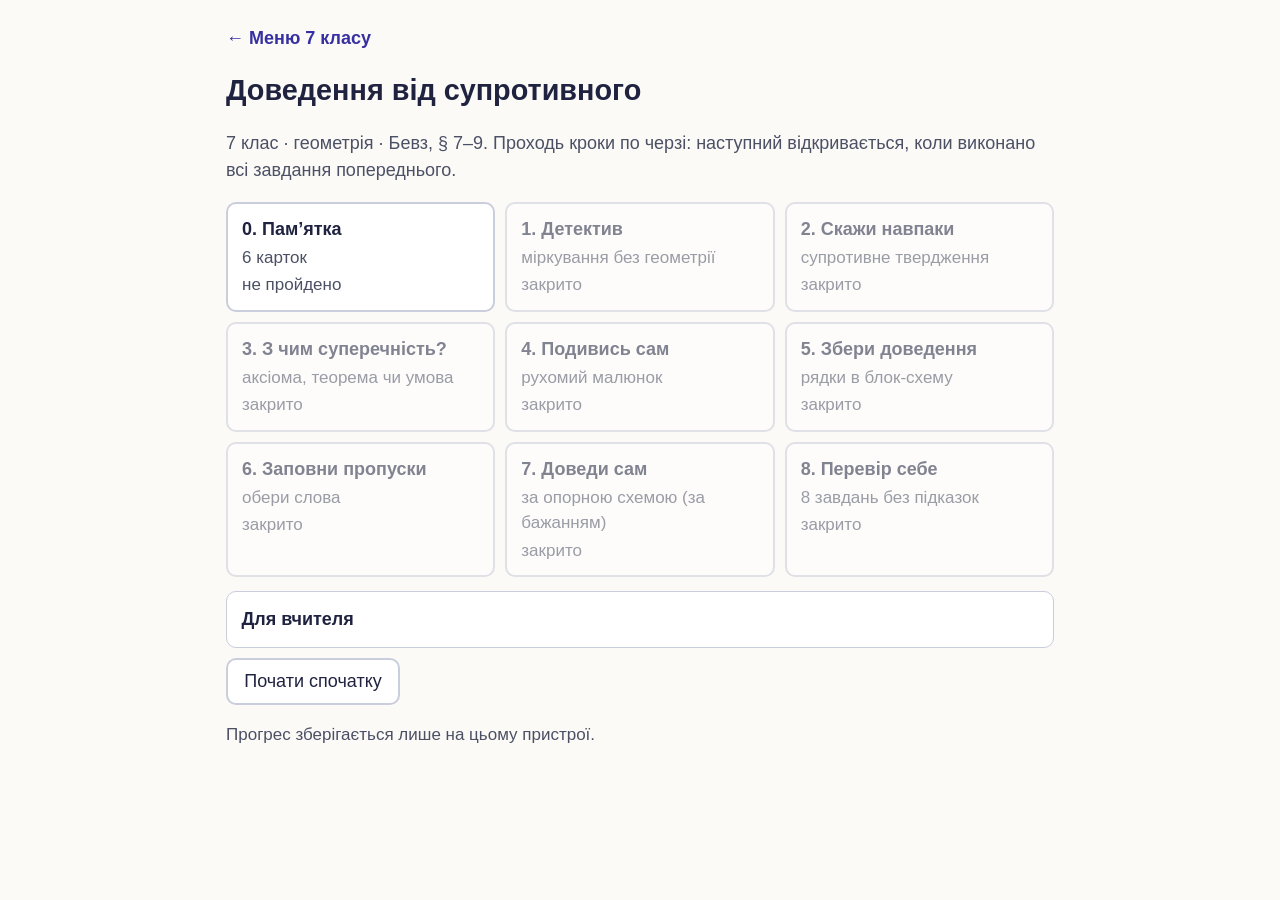
<file: 7-klas/vid-suprotyvnoho/index.html>
<!DOCTYPE html>
<html lang="uk"><head><meta charset="UTF-8"><meta name="viewport" content="width=device-width, initial-scale=1">
<title>Доведення від супротивного · 7 клас</title>
<link rel="stylesheet" href="style.css">
</head><body><main id="app"></main>
<script src="tasks.js"></script>
<script src="app.js"></script>
</body></html>
</file>
<file: 7-klas/vid-suprotyvnoho/style.css>
:root{--bg:#fbfaf6;--card:#fff;--ink:#1f2340;--muted:#4b5065;--acc:#3730a3;--accs:#e8e7ff;--line:#c9cddc;--ok:#15803d;--okbg:#e7f6ec;--bad:#b91c1c;--badbg:#fdecec;--hint:#fff6db}
*{box-sizing:border-box}
body{margin:0;background:var(--bg);color:var(--ink);font:18px/1.5 "Segoe UI",Roboto,Arial,sans-serif}
#app{max-width:860px;margin:0 auto;padding:16px}
h1{font-size:1.6em;margin:.3em 0}h2{font-size:1.3em;margin:.2em 0}
.lead,.muted{color:var(--muted)}.small{font-size:17px;color:var(--muted)}
a{color:var(--acc)}
button{font:inherit;min-height:44px;border:2px solid var(--line);border-radius:10px;padding:.45em .9em;background:#fff;color:var(--ink);cursor:pointer;text-align:left}
button:hover{border-color:var(--acc)}
button:focus-visible,input:focus-visible,textarea:focus-visible,a:focus-visible{outline:3px solid #b45309;outline-offset:2px}
button:disabled{opacity:.55;cursor:default}button:disabled:hover{border-color:var(--line)}
.go{background:var(--acc);border-color:var(--acc);color:#fff;font-weight:700}
.back{border:0;background:transparent;color:var(--acc);font-weight:700;padding-left:0;text-decoration:none;display:inline-flex;align-items:center;min-height:44px}
.btns{display:flex;gap:8px;flex-wrap:wrap;align-items:center;margin-top:10px}
.card{background:var(--card);border:1px solid var(--line);border-radius:12px;padding:14px;margin-top:12px}
.q{font-size:1.15em;margin:.2em 0 .6em}
.steps{display:grid;grid-template-columns:repeat(auto-fill,minmax(240px,1fr));gap:10px;margin-top:12px}
.step{display:flex;flex-direction:column;gap:2px;padding:12px 14px}
.step .st{font-size:17px;color:var(--muted)}.step .st.ok{color:var(--ok);font-weight:700}
.pills{display:flex;gap:6px;flex-wrap:wrap;margin:10px 0}.pills button{min-width:44px;text-align:center;font-weight:700;padding:.3em .6em}
.pills .on{border-color:var(--acc);border-width:3px}.pills .ok{background:var(--okbg);color:var(--ok);border-color:var(--ok)}
.opts{display:grid;gap:8px}.opts button{padding:.6em .9em}
.good{color:var(--ok);font-weight:700;margin:.6em 0}
.bad{color:var(--bad);background:var(--badbg);border-radius:8px;padding:.4em .7em;margin:.6em 0}
.hint{background:var(--hint);border-radius:8px;padding:.4em .7em;margin:.5em 0}
.sol{background:var(--okbg);border-radius:8px;padding:.5em .8em;margin:.5em 0}
details{border:1px solid var(--line);border-radius:10px;padding:.3em .8em;margin-top:14px;background:#fff}summary{cursor:pointer;font-weight:700;min-height:44px;display:flex;align-items:center}

/* Алгоритм-блок-схема */
.algo{border:1px solid var(--line);border-radius:12px;background:#fff;padding:8px;margin:10px 0}
.algo .row{display:flex;flex-direction:column;align-items:stretch;gap:2px}
.algo .blk{width:100%;padding:.35em .7em;font-weight:700}
.algo .blk small{display:block;font-weight:400;font-size:17px;color:var(--muted)}
.algo .blk.on{border-color:var(--acc);border-width:3px;background:var(--accs)}
.algo .arr{text-align:center;color:var(--muted);line-height:1}.algo .arr .h{display:none}
.algo .bar{display:flex;justify-content:space-between;align-items:center;gap:8px}
.algo .fold{border:0;color:var(--acc);font-weight:700;padding:0 .3em}
.algo .memo{background:var(--accs);border-radius:8px;padding:.4em .7em;margin-top:6px}
.algo .line1{font-weight:700}.algo .line1 .on{color:var(--acc);text-decoration:underline}
@media (min-width:760px){.algo .row{flex-direction:row;align-items:stretch}.algo .blk{flex:1}.algo .arr{align-self:center}.algo .arr .v{display:none}.algo .arr .h{display:inline}}

/* Малюнки */
.fig{width:100%;max-width:460px;height:auto;display:block;margin:6px auto;background:#fff;border:1px solid var(--line);border-radius:10px}
.fig.sm{max-width:340px}
.fig line,.fig path.ln{stroke:var(--ink);stroke-width:3;stroke-linecap:round;fill:none}
.fig .acc{stroke:var(--acc)}.fig .red{stroke:var(--bad)}
.fig text{font:italic 700 24px Georgia,"Times New Roman",serif;fill:var(--ink)}
.fig text.n{font:700 20px Arial,sans-serif;font-style:normal}.fig text.r{fill:var(--bad)}
.fig circle{fill:var(--ink)}
input[type=range]{width:100%;height:44px;accent-color:var(--acc)}
.redmsg{color:var(--bad);font-weight:700;border:2px solid var(--bad);border-radius:8px;padding:.5em .7em;margin:.6em 0;background:#fff}

/* Крок 1: міркування по рядку */
.chain{margin:.5em 0;padding-left:0;list-style:none}.chain li{border-left:4px solid var(--line);padding:.2em .6em;margin:.3em 0}
.chain li b{color:var(--acc)}.chain li.hl{border-left-color:var(--bad);background:var(--badbg);font-weight:700}

/* Крок 5: збери доведення */
.given{margin:.2em 0}.pool{display:grid;gap:6px;min-height:52px;border:2px dashed var(--line);border-radius:10px;padding:6px;margin:6px 0}
.pool button,.slot{width:100%}
.pool button.sel{border-color:var(--acc);border-width:3px;background:var(--accs)}
.scheme{display:grid;gap:8px}.scheme .blkname{font-weight:700;margin-top:4px}
.slot{border-style:dashed;color:var(--muted)}.slot.full{border-style:solid;color:var(--ink)}
.slot.right,.pool button.right{border-color:var(--ok);background:var(--okbg)}.slot.wrong,.pool button.wrong{border-color:var(--bad);background:var(--badbg)}
.why{color:var(--bad);font-size:17px;margin:2px 0 6px}
@media (min-width:760px){.build{display:grid;grid-template-columns:1fr 1fr;gap:14px}}

/* Крок 6: пропуски */
.pline{margin:.6em 0}.gap{display:inline-block;min-width:5em;border-bottom:2px solid var(--acc);font-weight:700;color:var(--acc);padding:0 .2em}
.gap.wrong{border-color:var(--bad);color:var(--bad)}.gap.right{border-color:var(--ok);color:var(--ok)}
.gopts{display:flex;flex-wrap:wrap;gap:6px;margin:4px 0}.gopts button.sel{border-color:var(--acc);border-width:3px;background:var(--accs)}

/* Крок 7 */
textarea{width:100%;min-height:72px;font:inherit;border:2px solid var(--line);border-radius:10px;padding:.4em .6em}
label.fld{display:block;font-weight:700;margin:8px 0}
.cmp{display:grid;gap:12px}@media (min-width:760px){.cmp{grid-template-columns:1fr 1fr}}
input.inp{width:100%;font:inherit;font-size:1.1em;border:2px solid var(--line);border-radius:10px;padding:.4em .6em;min-height:44px}

/* Результат */
.result{border:3px solid var(--acc);border-radius:12px;padding:14px;background:#fff}.result .big{font-size:1.6em;font-weight:800}
.result ul{padding-left:1.2em}
.code{font:700 1.2em ui-monospace,monospace;letter-spacing:.05em;white-space:nowrap;background:var(--accs);border-radius:8px;padding:.1em .4em}
</file>
